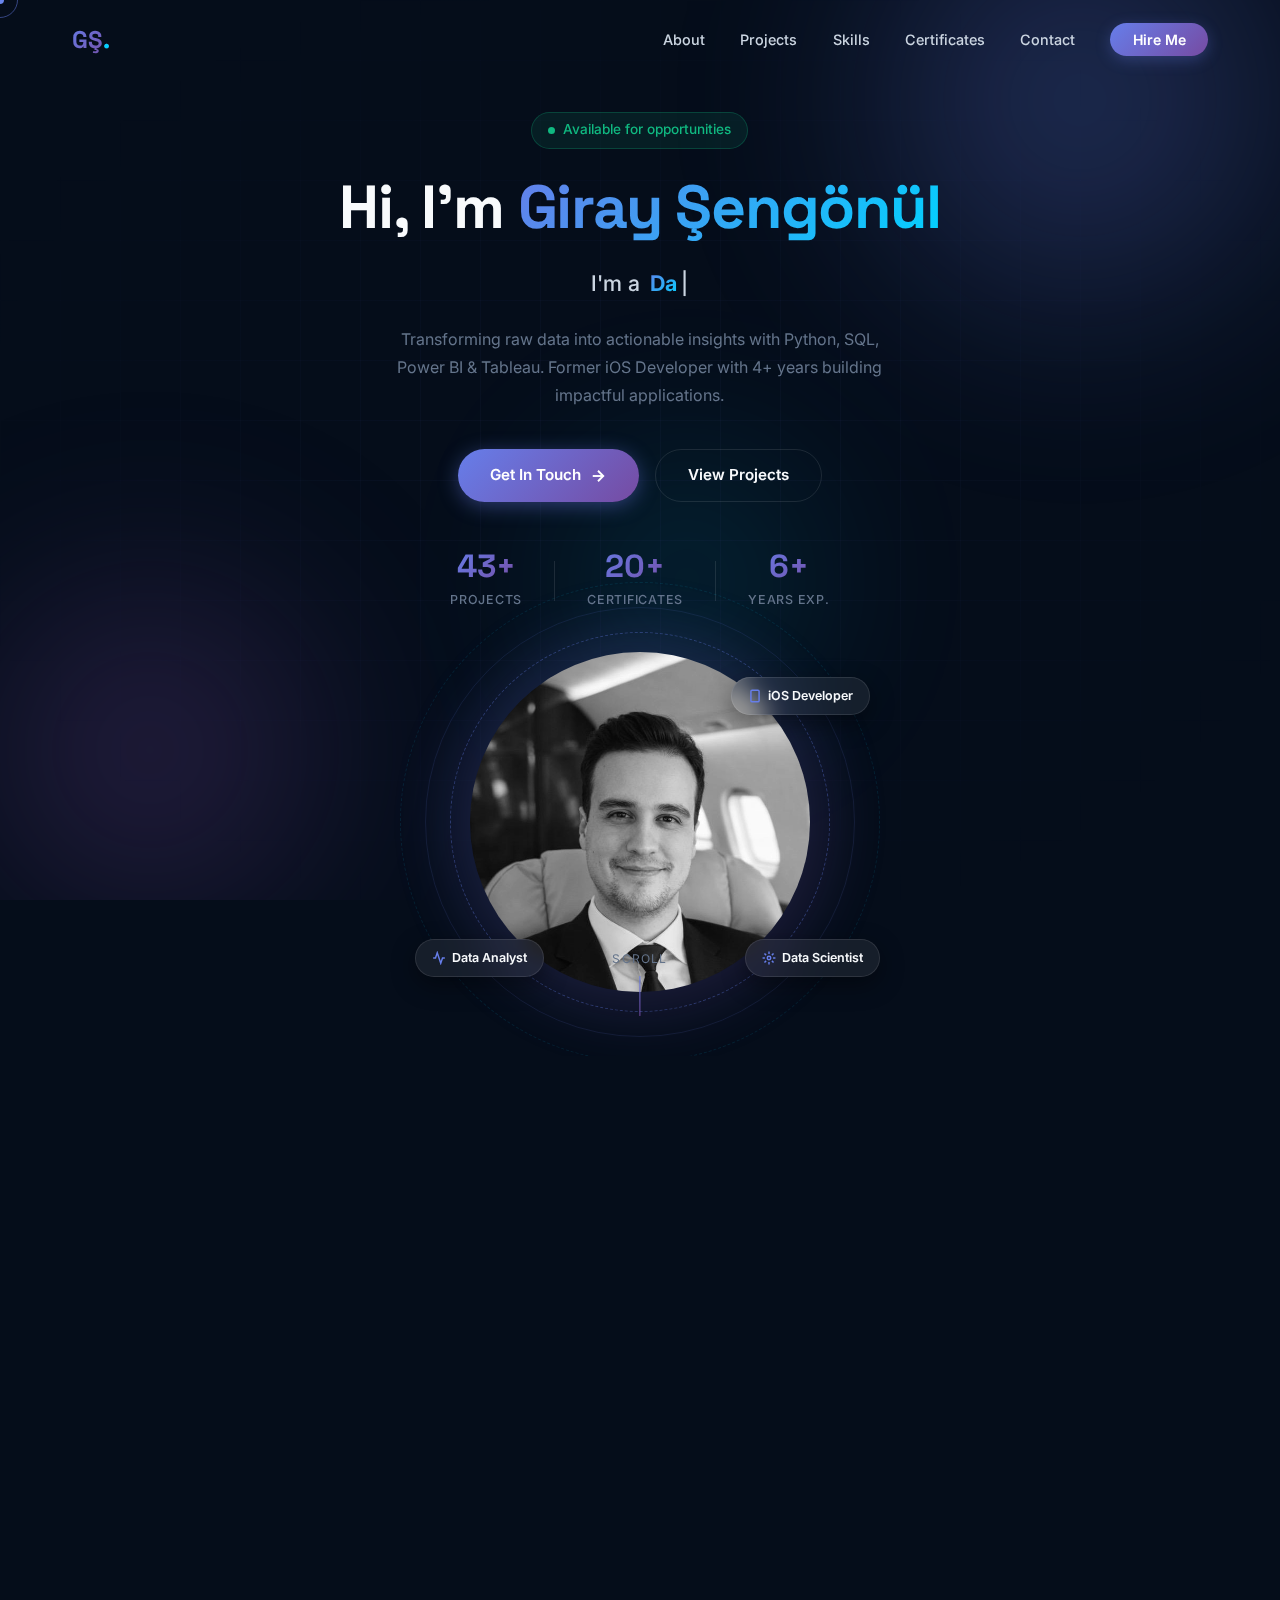
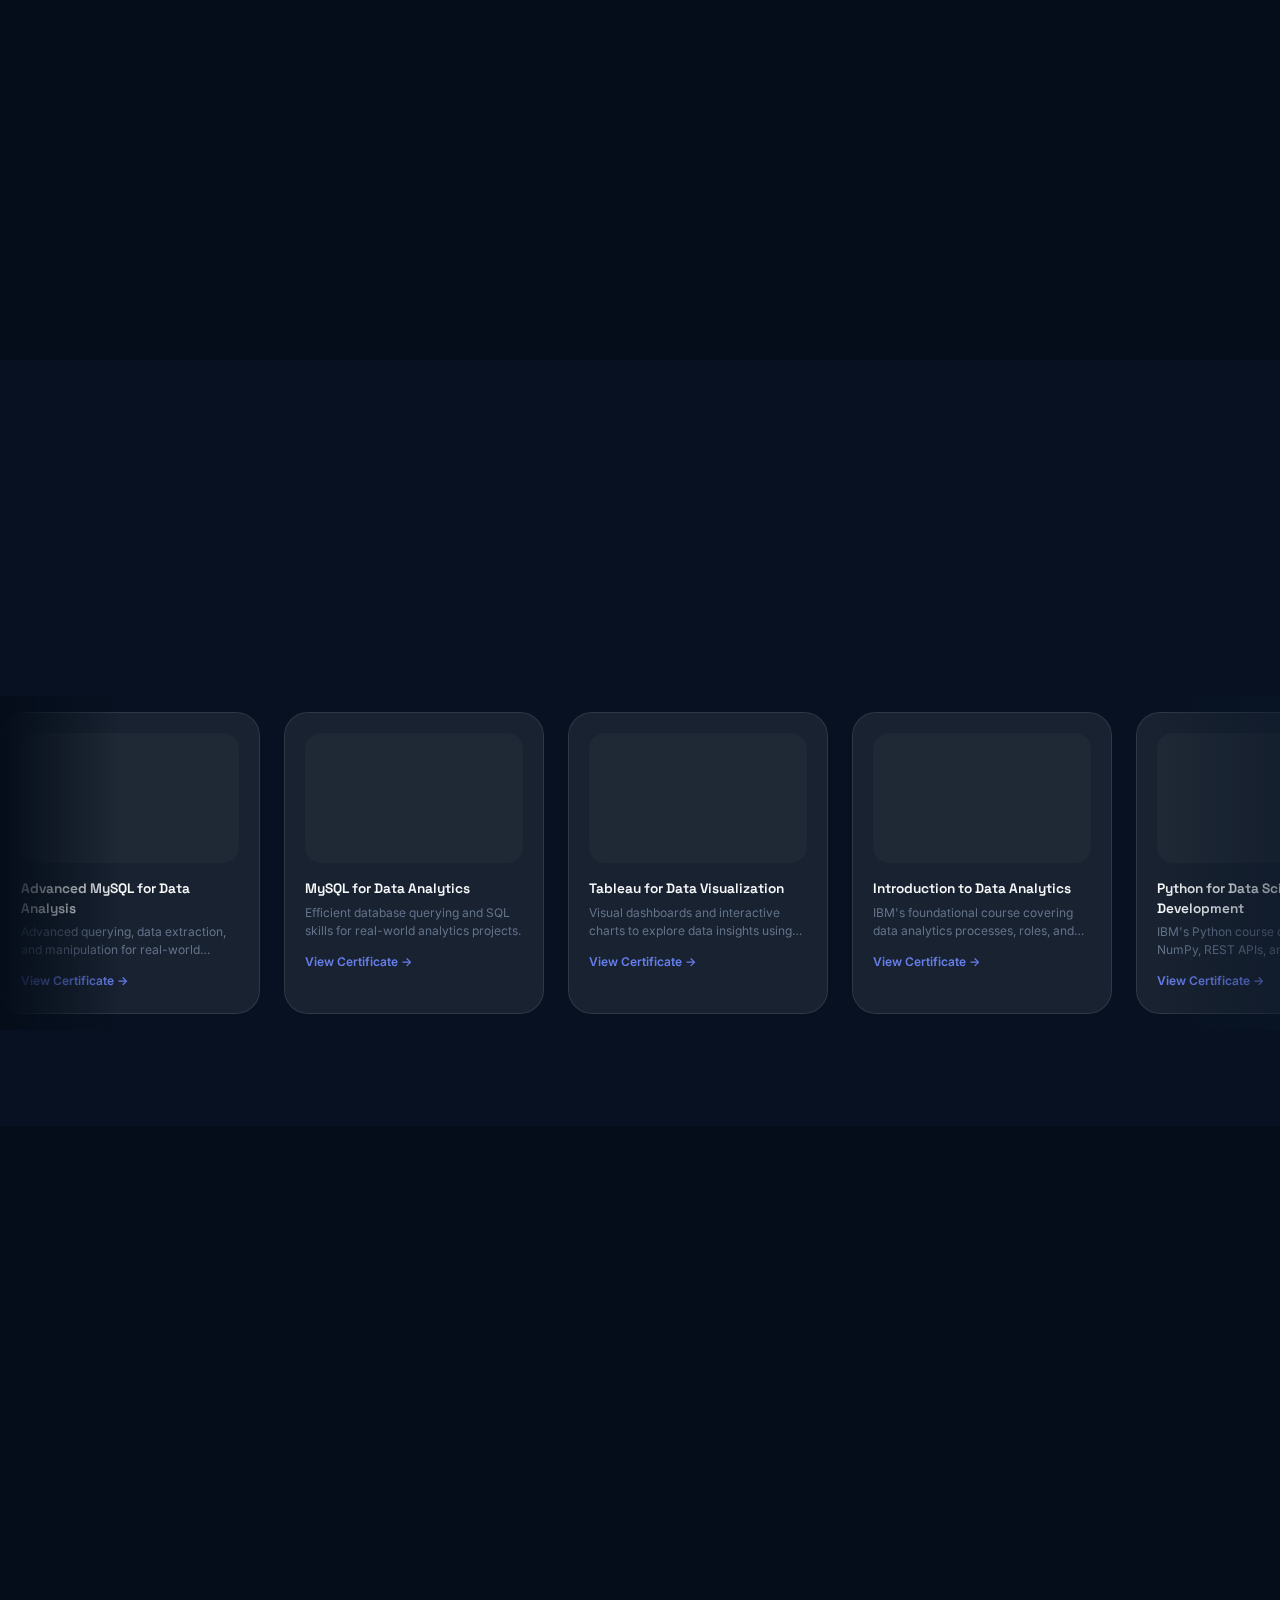
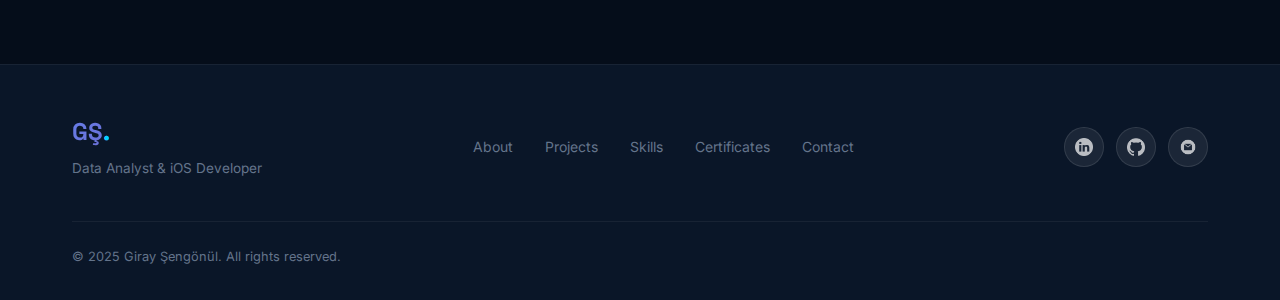
<file: index.html>
<!DOCTYPE html>
<html lang="en">
  <head>
    <meta charset="UTF-8" />
    <meta http-equiv="X-UA-Compatible" content="IE=edge" />
    <meta name="viewport" content="width=device-width, initial-scale=1.0" />
    <meta name="description" content="Giray Şengönül — Data Analyst & Data Scientist. Expert in Python, SQL, Power BI, Tableau, and iOS Development. 43+ projects, 20+ certifications." />
    <meta name="keywords" content="data analyst, data scientist, python, SQL, power bi, tableau, iOS developer, portfolio, giray sengonul" />
    <meta property="og:title" content="Giray Şengönül | Data Analyst & Data Scientist" />
    <meta property="og:description" content="Transforming raw data into actionable insights. 43+ projects across data analytics and iOS development." />
    <title>Giray Şengönül | Data Analyst &amp; Data Scientist</title>

    <!-- Favicon -->
    <link rel="icon" type="image/png" href="./assets/rocket-lunch.png" />

    <!-- Google Fonts -->
    <link rel="preconnect" href="https://fonts.googleapis.com" />
    <link rel="preconnect" href="https://fonts.gstatic.com" crossorigin />
    <link href="https://fonts.googleapis.com/css2?family=Space+Grotesk:wght@400;500;600;700;800&family=Inter:wght@300;400;500;600&display=swap" rel="stylesheet" />

    <!-- Stylesheets -->
    <link rel="stylesheet" href="./css/variables.css" />
    <link rel="stylesheet" href="./css/base.css" />
    <link rel="stylesheet" href="./css/animations.css" />
    <link rel="stylesheet" href="./css/components.css" />
    <link rel="stylesheet" href="./css/sections.css" />
    <link rel="stylesheet" href="./css/responsive.css" />
  </head>
  <body>

    <!-- ===================== LOADING SCREEN ===================== -->
    <div id="loader" class="loader">
      <div class="loader-inner">
        <div class="loader-logo">Giray Şengönül</div>
        <div class="loader-bar">
          <div class="loader-progress"></div>
        </div>
      </div>
    </div>

    <!-- ===================== CUSTOM CURSOR ===================== -->
    <div id="cursor" class="cursor"></div>
    <div id="cursor-ring" class="cursor-ring"></div>

    <!-- ===================== NAVIGATION ===================== -->
    <nav id="navbar" class="navbar">
      <div class="nav-container">
        <a href="#hero" class="nav-logo">GŞ<span class="logo-dot">.</span></a>
        <ul class="nav-links">
          <li><a href="#about" class="nav-link">About</a></li>
          <li><a href="#projects" class="nav-link">Projects</a></li>
          <li><a href="#skills" class="nav-link">Skills</a></li>
          <li><a href="#certificates" class="nav-link">Certificates</a></li>
          <li><a href="#contact" class="nav-link">Contact</a></li>
          <li><a href="#contact" class="btn-hire">Hire Me</a></li>
        </ul>
        <button class="hamburger" id="hamburger" aria-label="Toggle navigation">
          <span></span>
          <span></span>
          <span></span>
        </button>
      </div>
    </nav>

    <!-- ===================== MOBILE MENU ===================== -->
    <div class="mobile-menu" id="mobileMenu" role="dialog" aria-label="Navigation menu">
      <button class="mobile-close" id="mobileClose" aria-label="Close menu">✕</button>
      <ul class="mobile-links">
        <li><a href="#about">About</a></li>
        <li><a href="#projects">Projects</a></li>
        <li><a href="#skills">Skills</a></li>
        <li><a href="#certificates">Certificates</a></li>
        <li><a href="#contact">Contact</a></li>
      </ul>
      <div class="mobile-social">
        <a href="https://www.linkedin.com/in/giray-sengonul-168420318/" target="_blank" rel="noopener noreferrer">LinkedIn</a>
        <a href="https://github.com/giraysengonul" target="_blank" rel="noopener noreferrer">GitHub</a>
      </div>
    </div>

    <!-- ===================== HERO SECTION ===================== -->
    <div style="position:relative; overflow:hidden;">
      <div class="hero-bg" aria-hidden="true">
        <div class="orb orb-1"></div>
        <div class="orb orb-2"></div>
        <div class="orb orb-3"></div>
        <div class="grid-overlay"></div>
      </div>

      <section id="hero" class="hero-section" aria-label="Introduction">
        <div class="hero-content">
          <div class="hero-badge">
            <span class="badge-dot"></span>
            Available for opportunities
          </div>

          <h1 class="hero-title">
            Hi, I'm <span class="gradient-text">Giray Şengönül</span>
          </h1>

          <div class="hero-subtitle" aria-live="polite">
            <span class="typing-prefix">I'm a&nbsp;</span>
            <span id="typing-text" class="typing-text"></span>
            <span class="typing-cursor" aria-hidden="true">|</span>
          </div>

          <p class="hero-description">
            Transforming raw data into actionable insights with Python, SQL,
            Power BI &amp; Tableau. Former iOS Developer with 4+ years building
            impactful applications.
          </p>

          <div class="hero-cta">
            <a href="#contact" class="btn btn-primary">
              Get In Touch
              <svg width="18" height="18" viewBox="0 0 24 24" fill="none" stroke="currentColor" stroke-width="2.5" aria-hidden="true">
                <line x1="5" y1="12" x2="19" y2="12"></line>
                <polyline points="12 5 19 12 12 19"></polyline>
              </svg>
            </a>
            <a href="#projects" class="btn btn-outline">View Projects</a>
          </div>

          <div class="hero-stats" aria-label="Statistics">
            <div class="stat-item">
              <span class="stat-number" data-target="43">0</span>
              <span class="stat-label">Projects</span>
            </div>
            <div class="stat-divider" aria-hidden="true"></div>
            <div class="stat-item">
              <span class="stat-number" data-target="20">0</span>
              <span class="stat-label">Certificates</span>
            </div>
            <div class="stat-divider" aria-hidden="true"></div>
            <div class="stat-item">
              <span class="stat-number" data-target="6">0</span>
              <span class="stat-label">Years Exp.</span>
            </div>
          </div>
        </div>

        <div class="hero-image-wrapper" aria-hidden="true">
          <div class="hero-image-glow"></div>
          <div class="hero-image-ring ring-1"></div>
          <div class="hero-image-ring ring-2"></div>
          <div class="hero-image-ring ring-3"></div>
          <img
            src="./assets/profile-pic.png"
            alt="Giray Şengönül — Data Analyst, Data Scientist &amp; iOS Developer"
            class="hero-image"
          />
          <div class="floating-badge badge-data">
            <svg width="14" height="14" viewBox="0 0 24 24" fill="none" stroke="currentColor" stroke-width="2.5" aria-hidden="true">
              <polyline points="22 12 18 12 15 21 9 3 6 12 2 12"></polyline>
            </svg>
            Data Analyst
          </div>
          <div class="floating-badge badge-ios">
            <svg width="14" height="14" viewBox="0 0 24 24" fill="none" stroke="currentColor" stroke-width="2.5" aria-hidden="true">
              <rect x="5" y="2" width="14" height="20" rx="2" ry="2"></rect>
              <line x1="12" y1="18" x2="12.01" y2="18"></line>
            </svg>
            iOS Developer
          </div>
          <div class="floating-badge badge-ds">
            <svg width="14" height="14" viewBox="0 0 24 24" fill="none" stroke="currentColor" stroke-width="2.5" aria-hidden="true">
              <circle cx="12" cy="12" r="3"></circle>
              <path d="M12 1v4M12 19v4M4.22 4.22l2.83 2.83M16.95 16.95l2.83 2.83M1 12h4M19 12h4M4.22 19.78l2.83-2.83M16.95 7.05l2.83-2.83"></path>
            </svg>
            Data Scientist
          </div>
        </div>

        <div class="scroll-indicator" aria-hidden="true">
          <span>Scroll</span>
          <div class="scroll-line"></div>
        </div>
      </section>
    </div>

    <!-- ===================== ABOUT SECTION ===================== -->
    <section id="about" class="section about-section" aria-label="About Me">
      <div class="container">
        <div class="section-header reveal">
          <span class="section-tag">About Me</span>
          <h2 class="section-title">Who I Am &amp; What I Do</h2>
          <p class="section-subtitle">
            Bridging the gap between complex data and meaningful business insights
          </p>
        </div>

        <div class="about-grid">
          <div class="about-card reveal reveal-left">
            <div class="card-icon">
              <img src="./assets/experience.png" alt="" />
            </div>
            <h3>Experience</h3>
            <p class="card-highlight">2+ Years Data Analytics</p>
            <p class="card-highlight">4+ Years iOS Development</p>
            <p class="card-text">
              Professional experience transforming complex datasets into clear,
              actionable insights and building robust mobile applications.
            </p>
          </div>

          <div class="about-card reveal">
            <div class="card-icon">
              <img src="./assets/education.png" alt="" />
            </div>
            <h3>Education</h3>
            <p class="card-highlight">B.Sc. Computer Engineering</p>
            <p class="card-highlight">Fırat University, 2020</p>
            <p class="card-text">
              Strong computer science foundation underpinning both data analysis
              expertise and software development skills.
            </p>
          </div>

          <div class="about-card reveal reveal-right">
            <div class="card-icon about-bio-icon">GŞ</div>
            <h3>About</h3>
            <p class="card-text">
              Passionate Data Analyst &amp; Scientist with expertise in SQL,
              Python (Pandas, NumPy), Power BI and Tableau. Background includes
              ETL processes, cloud platforms (Azure &amp; AWS), and 4+ years of
              iOS development with Swift and SwiftUI.
            </p>
          </div>
        </div>
      </div>
    </section>

    <!-- ===================== PROJECTS SECTION ===================== -->
    <section id="projects" class="section projects-section" aria-label="Projects">
      <div class="container">
        <div class="section-header reveal">
          <span class="section-tag">Portfolio</span>
          <h2 class="section-title">Featured Projects</h2>
          <p class="section-subtitle">
            43+ projects spanning data analytics, visualization, and mobile development
          </p>
        </div>

        <div class="projects-grid reveal">
          <a href="./pages/tableau.html" class="project-category-card">
            <div class="pcc-icon" aria-hidden="true">
              <svg width="28" height="28" viewBox="0 0 24 24" fill="none" stroke="currentColor" stroke-width="1.8">
                <rect x="3" y="3" width="7" height="7"></rect><rect x="14" y="3" width="7" height="7"></rect>
                <rect x="14" y="14" width="7" height="7"></rect><rect x="3" y="14" width="7" height="7"></rect>
              </svg>
            </div>
            <div class="pcc-content">
              <h3>Tableau</h3>
              <p>8 Projects</p>
            </div>
            <span class="pcc-arrow" aria-hidden="true">→</span>
          </a>

          <a href="./pages/powerbi.html" class="project-category-card">
            <div class="pcc-icon" aria-hidden="true">
              <svg width="28" height="28" viewBox="0 0 24 24" fill="none" stroke="currentColor" stroke-width="1.8">
                <polyline points="22 12 18 12 15 21 9 3 6 12 2 12"></polyline>
              </svg>
            </div>
            <div class="pcc-content">
              <h3>Power BI</h3>
              <p>9 Projects</p>
            </div>
            <span class="pcc-arrow" aria-hidden="true">→</span>
          </a>

          <a href="./pages/pandas.html" class="project-category-card">
            <div class="pcc-icon" aria-hidden="true">
              <svg width="28" height="28" viewBox="0 0 24 24" fill="none" stroke="currentColor" stroke-width="1.8">
                <path d="M12 2v20M2 12h20"/><circle cx="12" cy="12" r="4"></circle>
              </svg>
            </div>
            <div class="pcc-content">
              <h3>Pandas</h3>
              <p>7 Projects</p>
            </div>
            <span class="pcc-arrow" aria-hidden="true">→</span>
          </a>

          <a href="./pages/sql.html" class="project-category-card">
            <div class="pcc-icon" aria-hidden="true">
              <svg width="28" height="28" viewBox="0 0 24 24" fill="none" stroke="currentColor" stroke-width="1.8">
                <ellipse cx="12" cy="5" rx="9" ry="3"></ellipse>
                <path d="M21 12c0 1.66-4 3-9 3s-9-1.34-9-3"></path>
                <path d="M3 5v14c0 1.66 4 3 9 3s9-1.34 9-3V5"></path>
              </svg>
            </div>
            <div class="pcc-content">
              <h3>SQL</h3>
              <p>5 Projects</p>
            </div>
            <span class="pcc-arrow" aria-hidden="true">→</span>
          </a>

          <a href="./pages/excel.html" class="project-category-card">
            <div class="pcc-icon" aria-hidden="true">
              <svg width="28" height="28" viewBox="0 0 24 24" fill="none" stroke="currentColor" stroke-width="1.8">
                <path d="M14 2H6a2 2 0 0 0-2 2v16a2 2 0 0 0 2 2h12a2 2 0 0 0 2-2V8z"></path>
                <polyline points="14 2 14 8 20 8"></polyline>
                <line x1="16" y1="13" x2="8" y2="13"></line><line x1="16" y1="17" x2="8" y2="17"></line>
              </svg>
            </div>
            <div class="pcc-content">
              <h3>Excel</h3>
              <p>8 Projects</p>
            </div>
            <span class="pcc-arrow" aria-hidden="true">→</span>
          </a>

          <a href="./pages/python.html" class="project-category-card">
            <div class="pcc-icon" aria-hidden="true">
              <svg width="28" height="28" viewBox="0 0 24 24" fill="none" stroke="currentColor" stroke-width="1.8">
                <polyline points="16 18 22 12 16 6"></polyline><polyline points="8 6 2 12 8 18"></polyline>
              </svg>
            </div>
            <div class="pcc-content">
              <h3>Python</h3>
              <p>2 Projects</p>
            </div>
            <span class="pcc-arrow" aria-hidden="true">→</span>
          </a>

          <a href="https://apps.apple.com/tr/developer/giray-sengonul/id1658040033" target="_blank" rel="noopener noreferrer" class="project-category-card">
            <div class="pcc-icon" aria-hidden="true">
              <svg width="28" height="28" viewBox="0 0 24 24" fill="none" stroke="currentColor" stroke-width="1.8">
                <rect x="5" y="2" width="14" height="20" rx="2" ry="2"></rect>
                <line x1="12" y1="18" x2="12.01" y2="18"></line>
              </svg>
            </div>
            <div class="pcc-content">
              <h3>iOS Apps</h3>
              <p>App Store</p>
            </div>
            <span class="pcc-arrow" aria-hidden="true">↗</span>
          </a>

          <a href="https://www.udemy.com/user/hakki-194/" target="_blank" rel="noopener noreferrer" class="project-category-card">
            <div class="pcc-icon" aria-hidden="true">
              <svg width="28" height="28" viewBox="0 0 24 24" fill="none" stroke="currentColor" stroke-width="1.8">
                <path d="M22 10v6M2 10l10-5 10 5-10 5z"></path>
                <path d="M6 12v5c3 3 9 3 12 0v-5"></path>
              </svg>
            </div>
            <div class="pcc-content">
              <h3>iOS Training</h3>
              <p>Udemy Courses</p>
            </div>
            <span class="pcc-arrow" aria-hidden="true">↗</span>
          </a>
        </div>
      </div>
    </section>

    <!-- ===================== SKILLS SECTION ===================== -->
    <section id="skills" class="section skills-section" aria-label="Skills">
      <div class="container">
        <div class="section-header reveal">
          <span class="section-tag">Expertise</span>
          <h2 class="section-title">Skills &amp; Technologies</h2>
          <p class="section-subtitle">
            A versatile skill set spanning data analytics, visualization, and mobile development
          </p>
        </div>

        <div class="skills-grid">
          <div class="skills-column reveal reveal-left">
            <h3 class="skills-column-title">
              <span class="title-icon" aria-hidden="true">📊</span>
              Data Analytics &amp; Visualization
            </h3>
            <div class="skill-items">
              <div class="skill-item">
                <div class="skill-info">
                  <span class="skill-name">SQL (Advanced)</span>
                  <span class="skill-percent">95%</span>
                </div>
                <div class="skill-bar"><div class="skill-fill" data-width="95"></div></div>
              </div>
              <div class="skill-item">
                <div class="skill-info">
                  <span class="skill-name">Python — Pandas, NumPy</span>
                  <span class="skill-percent">90%</span>
                </div>
                <div class="skill-bar"><div class="skill-fill" data-width="90"></div></div>
              </div>
              <div class="skill-item">
                <div class="skill-info">
                  <span class="skill-name">Power BI</span>
                  <span class="skill-percent">90%</span>
                </div>
                <div class="skill-bar"><div class="skill-fill" data-width="90"></div></div>
              </div>
              <div class="skill-item">
                <div class="skill-info">
                  <span class="skill-name">Tableau</span>
                  <span class="skill-percent">88%</span>
                </div>
                <div class="skill-bar"><div class="skill-fill" data-width="88"></div></div>
              </div>
              <div class="skill-item">
                <div class="skill-info">
                  <span class="skill-name">Excel (Advanced + VBA)</span>
                  <span class="skill-percent">92%</span>
                </div>
                <div class="skill-bar"><div class="skill-fill" data-width="92"></div></div>
              </div>
              <div class="skill-item">
                <div class="skill-info">
                  <span class="skill-name">ETL &amp; Apache Airflow</span>
                  <span class="skill-percent">80%</span>
                </div>
                <div class="skill-bar"><div class="skill-fill" data-width="80"></div></div>
              </div>
              <div class="skill-item">
                <div class="skill-info">
                  <span class="skill-name">Azure &amp; AWS</span>
                  <span class="skill-percent">75%</span>
                </div>
                <div class="skill-bar"><div class="skill-fill" data-width="75"></div></div>
              </div>
            </div>
          </div>

          <div class="skills-column reveal reveal-right">
            <h3 class="skills-column-title">
              <span class="title-icon" aria-hidden="true">📱</span>
              iOS App Development
            </h3>
            <div class="skill-items">
              <div class="skill-item">
                <div class="skill-info">
                  <span class="skill-name">Swift &amp; SwiftUI</span>
                  <span class="skill-percent">93%</span>
                </div>
                <div class="skill-bar"><div class="skill-fill" data-width="93"></div></div>
              </div>
              <div class="skill-item">
                <div class="skill-info">
                  <span class="skill-name">MVVM &amp; VIPER Patterns</span>
                  <span class="skill-percent">88%</span>
                </div>
                <div class="skill-bar"><div class="skill-fill" data-width="88"></div></div>
              </div>
              <div class="skill-item">
                <div class="skill-info">
                  <span class="skill-name">Core Data &amp; Networking</span>
                  <span class="skill-percent">85%</span>
                </div>
                <div class="skill-bar"><div class="skill-fill" data-width="85"></div></div>
              </div>
              <div class="skill-item">
                <div class="skill-info">
                  <span class="skill-name">CI/CD &amp; App Store</span>
                  <span class="skill-percent">82%</span>
                </div>
                <div class="skill-bar"><div class="skill-fill" data-width="82"></div></div>
              </div>
              <div class="skill-item">
                <div class="skill-info">
                  <span class="skill-name">Unit &amp; UI Testing</span>
                  <span class="skill-percent">80%</span>
                </div>
                <div class="skill-bar"><div class="skill-fill" data-width="80"></div></div>
              </div>
            </div>
            <div class="tech-tags" aria-label="Technologies">
              <span class="tech-tag">Python</span>
              <span class="tech-tag">SQL</span>
              <span class="tech-tag">Power BI</span>
              <span class="tech-tag">Tableau</span>
              <span class="tech-tag">Excel</span>
              <span class="tech-tag">Swift</span>
              <span class="tech-tag">SwiftUI</span>
              <span class="tech-tag">Azure</span>
              <span class="tech-tag">AWS</span>
              <span class="tech-tag">Git</span>
              <span class="tech-tag">Pandas</span>
            </div>
          </div>
        </div>
      </div>
    </section>

    <!-- ===================== CERTIFICATES SECTION ===================== -->
    <section id="certificates" class="section certificates-section" aria-label="Certificates">
      <div class="container">
        <div class="section-header reveal">
          <span class="section-tag">Credentials</span>
          <h2 class="section-title">Certificates</h2>
          <p class="section-subtitle">
            19+ professional certifications from IBM, Google, Coursera, UC Davis &amp; Analyst Builder
          </p>
        </div>
      </div>
      <div class="certificates-track-wrapper" aria-label="Certificates carousel">
        <div id="certificatesTrack" class="certificates-track">
          <!-- Populated by js/main.js -->
        </div>
      </div>
    </section>

    <!-- ===================== CONTACT SECTION ===================== -->
    <section id="contact" class="section contact-section" aria-label="Contact">
      <div class="container">
        <div class="section-header reveal">
          <span class="section-tag">Contact</span>
          <h2 class="section-title">Let's Work Together</h2>
          <p class="section-subtitle">
            Open to new opportunities, collaborations, and interesting projects
          </p>
        </div>

        <div class="contact-grid reveal">
          <a href="mailto:giraysengonul@gmail.com" class="contact-card">
            <div class="contact-icon">
              <img src="./assets/email.png" alt="" />
            </div>
            <div class="contact-info">
              <h4>Email</h4>
              <p>giraysengonul@gmail.com</p>
            </div>
            <span class="contact-arrow" aria-hidden="true">→</span>
          </a>

          <a href="https://www.linkedin.com/in/giray-sengonul-168420318/" target="_blank" rel="noopener noreferrer" class="contact-card">
            <div class="contact-icon">
              <img src="./assets/linkedin.png" alt="" />
            </div>
            <div class="contact-info">
              <h4>LinkedIn</h4>
              <p>giray-sengonul</p>
            </div>
            <span class="contact-arrow" aria-hidden="true">→</span>
          </a>

          <a href="https://github.com/giraysengonul" target="_blank" rel="noopener noreferrer" class="contact-card">
            <div class="contact-icon">
              <img src="./assets/github.png" alt="" />
            </div>
            <div class="contact-info">
              <h4>GitHub</h4>
              <p>giraysengonul</p>
            </div>
            <span class="contact-arrow" aria-hidden="true">→</span>
          </a>
        </div>
      </div>
    </section>

    <!-- ===================== FOOTER ===================== -->
    <footer class="footer" aria-label="Footer">
      <div class="container">
        <div class="footer-content">
          <div class="footer-brand">
            <span class="footer-logo">GŞ<span class="logo-dot">.</span></span>
            <p>Data Analyst &amp; iOS Developer</p>
          </div>
          <nav class="footer-links" aria-label="Footer navigation">
            <a href="#about">About</a>
            <a href="#projects">Projects</a>
            <a href="#skills">Skills</a>
            <a href="#certificates">Certificates</a>
            <a href="#contact">Contact</a>
          </nav>
          <div class="footer-social">
            <a href="https://www.linkedin.com/in/giray-sengonul-168420318/" target="_blank" rel="noopener noreferrer" class="social-link" aria-label="LinkedIn">
              <img src="./assets/linkedin.png" alt="LinkedIn" />
            </a>
            <a href="https://github.com/giraysengonul" target="_blank" rel="noopener noreferrer" class="social-link" aria-label="GitHub">
              <img src="./assets/github.png" alt="GitHub" />
            </a>
            <a href="mailto:giraysengonul@gmail.com" class="social-link" aria-label="Email">
              <img src="./assets/email.png" alt="Email" />
            </a>
          </div>
        </div>
        <div class="footer-bottom">
          <p>© 2025 Giray Şengönül. All rights reserved.</p>
        </div>
      </div>
    </footer>

    <!-- ===================== BACK TO TOP ===================== -->
    <button id="backToTop" class="back-to-top" aria-label="Back to top">↑</button>

    <!-- ===================== SCRIPTS ===================== -->
    <script src="./projects.js"></script>
    <script src="./js/main.js"></script>
    <script src="./js/animations.js"></script>
  </body>
</html>
</file>
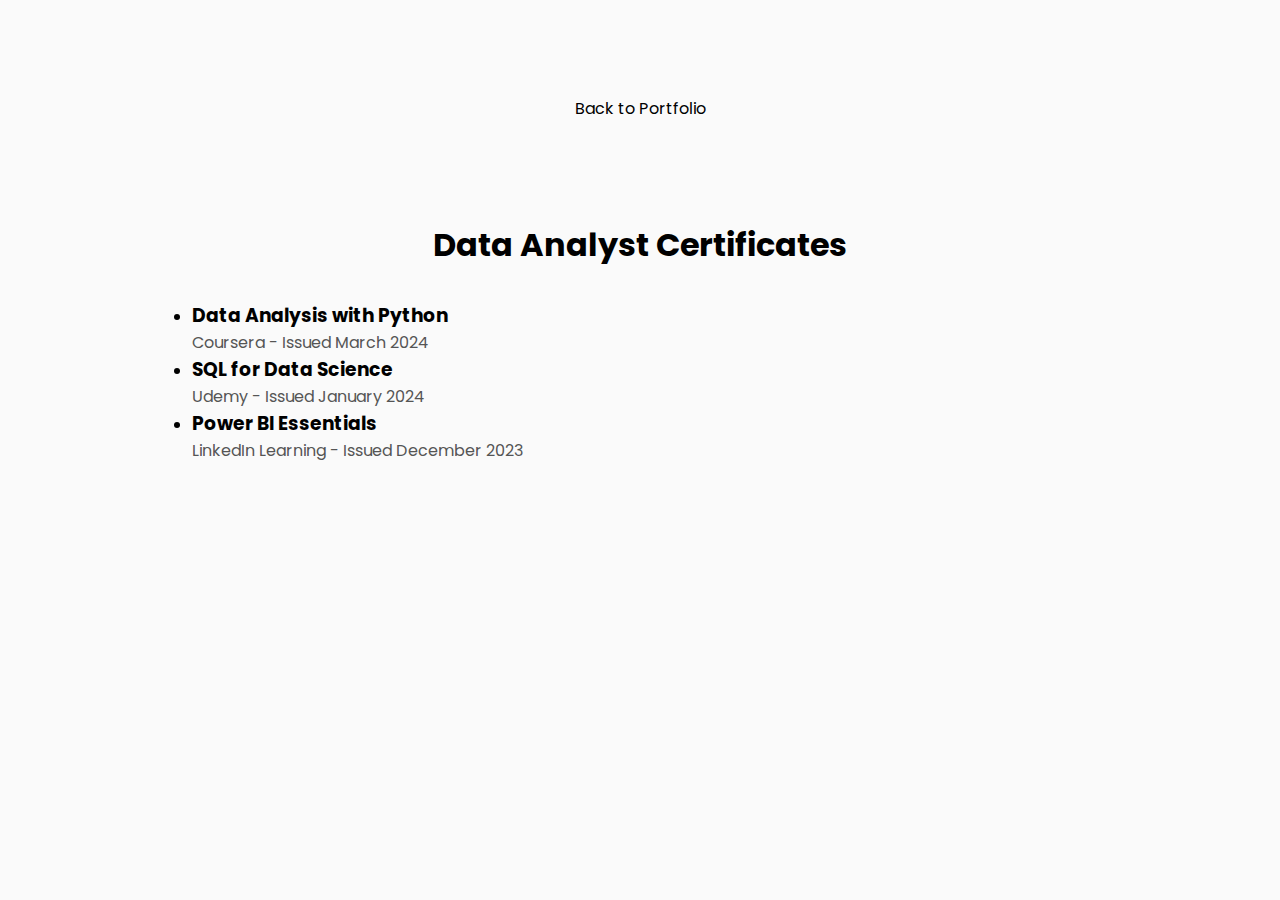
<file: certificates-data.html>
<!DOCTYPE html>
<html lang="en">
<head>
  <meta charset="UTF-8" />
  <meta name="viewport" content="width=device-width, initial-scale=1" />
  <title>Data Analyst Certificates - Giray Sengonul</title>
  <link rel="stylesheet" href="style.css" />
</head>
<body>
  <nav>
    <a href="index.html">Back to Portfolio</a>
  </nav>
  <section id="certificates-list">
    <h1>Data Analyst Certificates</h1>
    <ul>
      <li>
        <h3>Data Analysis with Python</h3>
        <p>Coursera - Issued March 2024</p>
      </li>
      <li>
        <h3>SQL for Data Science</h3>
        <p>Udemy - Issued January 2024</p>
      </li>
      <li>
        <h3>Power BI Essentials</h3>
        <p>LinkedIn Learning - Issued December 2023</p>
      </li>
    </ul>
  </section>
</body>
</html>
</file>
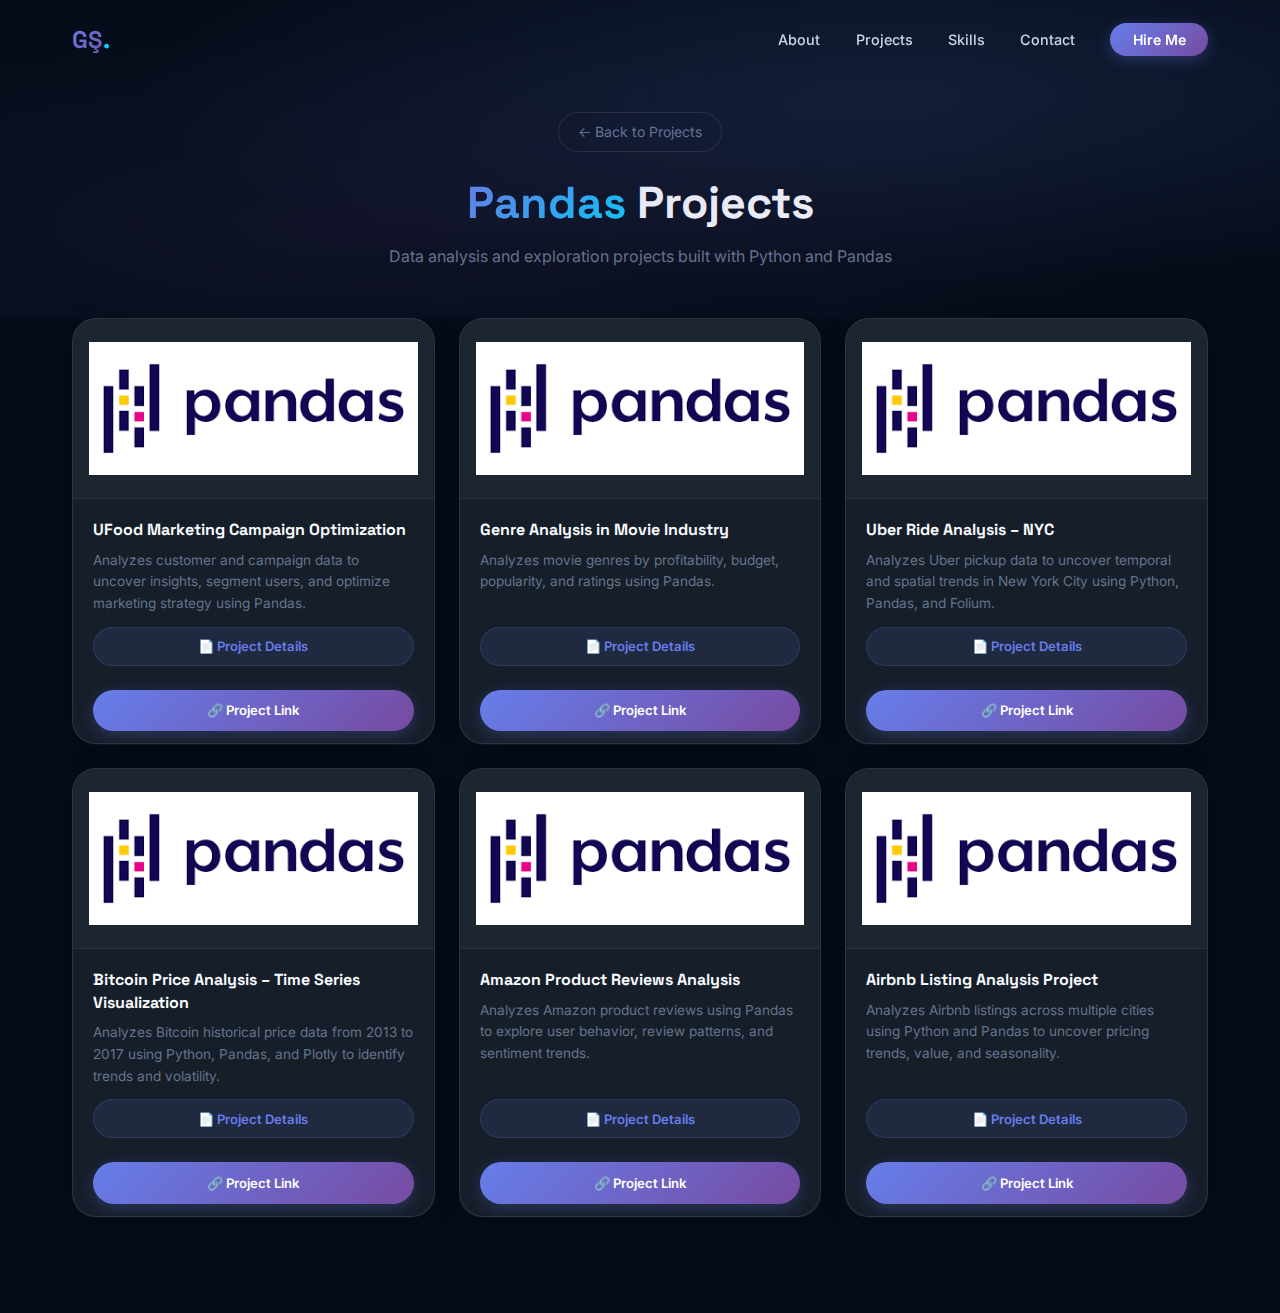
<file: pages/pandas.html>
<!DOCTYPE html>
<html lang="en">
  <head>
    <meta charset="UTF-8" />
    <meta name="viewport" content="width=device-width, initial-scale=1.0" />
    <title>Pandas Projects | Giray Şengönül</title>
    <link rel="icon" type="image/png" href="../assets/rocket-lunch.png" />
    <link rel="preconnect" href="https://fonts.googleapis.com" />
    <link rel="preconnect" href="https://fonts.gstatic.com" crossorigin />
    <link href="https://fonts.googleapis.com/css2?family=Space+Grotesk:wght@400;500;600;700;800&family=Inter:wght@300;400;500;600&display=swap" rel="stylesheet" />
    <link rel="stylesheet" href="../css/variables.css" />
    <link rel="stylesheet" href="../css/base.css" />
    <link rel="stylesheet" href="../css/animations.css" />
    <link rel="stylesheet" href="../css/components.css" />
    <link rel="stylesheet" href="../css/sections.css" />
    <link rel="stylesheet" href="../css/project-page.css" />
  </head>
  <body>

    <nav id="navbar" class="navbar">
      <div class="nav-container">
        <a href="../index.html" class="nav-logo">GŞ<span class="logo-dot">.</span></a>
        <ul class="nav-links">
          <li><a href="../index.html#about" class="nav-link">About</a></li>
          <li><a href="../index.html#projects" class="nav-link">Projects</a></li>
          <li><a href="../index.html#skills" class="nav-link">Skills</a></li>
          <li><a href="../index.html#contact" class="nav-link">Contact</a></li>
          <li><a href="../index.html#contact" class="btn-hire">Hire Me</a></li>
        </ul>
        <button class="hamburger" id="hamburger" aria-label="Toggle navigation">
          <span></span><span></span><span></span>
        </button>
      </div>
    </nav>

    <div class="mobile-menu" id="mobileMenu">
      <button class="mobile-close" id="mobileClose">✕</button>
      <ul class="mobile-links">
        <li><a href="../index.html#about">About</a></li>
        <li><a href="../index.html#projects">Projects</a></li>
        <li><a href="../index.html#skills">Skills</a></li>
        <li><a href="../index.html#contact">Contact</a></li>
      </ul>
    </div>

    <header class="page-header">
      <a href="../index.html#projects" class="back-btn">← Back to Projects</a>
      <h1 class="page-title"><span class="gradient-text">Pandas</span> Projects</h1>
      <p class="page-subtitle">Data analysis and exploration projects built with Python and Pandas</p>
    </header>

    <main class="projects-container">
      <div id="projectsWrapper"></div>
    </main>

    <div class="overlay" id="overlay" onclick="closePopup()"></div>
    <div id="popup" class="popup">
      <button class="popup-close" onclick="closePopup()" aria-label="Close">✕</button>
      <h3 id="popupTitle"></h3>
      <p id="popupDescription"></p>
      <ul id="popupList"></ul>
      <a id="popupLink" href="#" target="_blank" rel="noopener noreferrer" class="popup-link">View Project →</a>
    </div>

    <button id="backToTop" class="back-to-top" aria-label="Back to top">↑</button>

    <script src="../projects.js" defer></script>
    <script>
      window.onload = () => loadProjects('pandas');
    </script>
    <script>
      const nb = document.getElementById('navbar');
      window.addEventListener('scroll', () => nb.classList.toggle('scrolled', window.scrollY > 60));
      const hb = document.getElementById('hamburger');
      const mm = document.getElementById('mobileMenu');
      const mc = document.getElementById('mobileClose');
      if (hb) hb.addEventListener('click', () => mm.classList.add('open'));
      if (mc) mc.addEventListener('click', () => mm.classList.remove('open'));
      const btt = document.getElementById('backToTop');
      window.addEventListener('scroll', () => btt.classList.toggle('visible', window.scrollY > 400));
      btt.addEventListener('click', () => window.scrollTo({ top: 0, behavior: 'smooth' }));
    </script>
  </body>
</html>
</file>
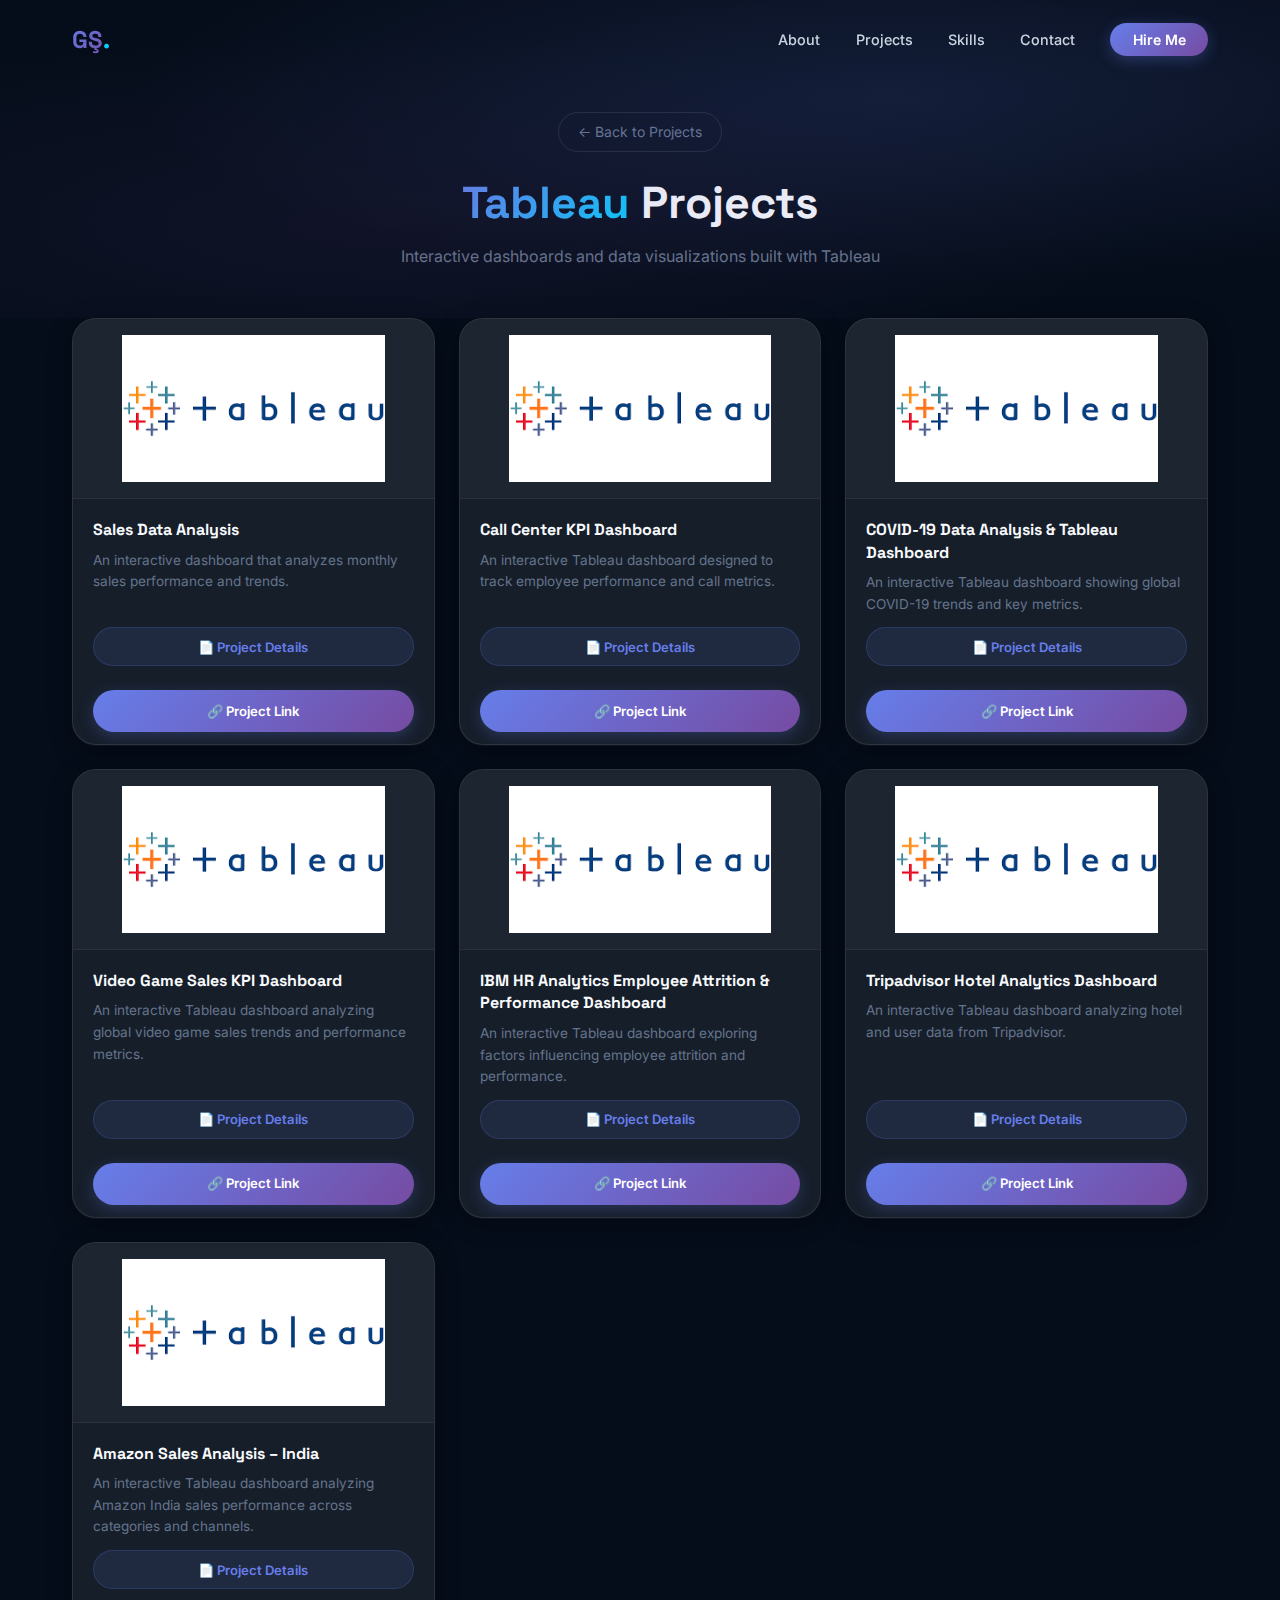
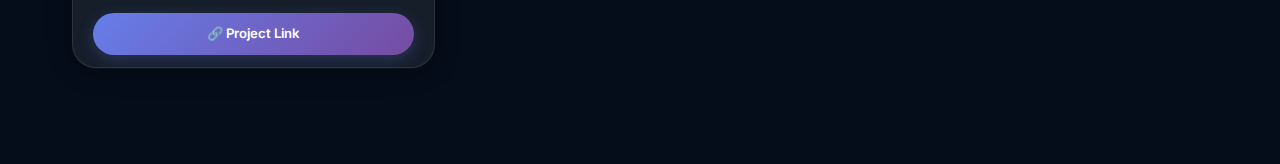
<file: pages/tableau.html>
<!DOCTYPE html>
<html lang="en">
  <head>
    <meta charset="UTF-8" />
    <meta name="viewport" content="width=device-width, initial-scale=1.0" />
    <title>Tableau Projects | Giray Şengönül</title>
    <link rel="icon" type="image/png" href="../assets/rocket-lunch.png" />
    <link rel="preconnect" href="https://fonts.googleapis.com" />
    <link rel="preconnect" href="https://fonts.gstatic.com" crossorigin />
    <link href="https://fonts.googleapis.com/css2?family=Space+Grotesk:wght@400;500;600;700;800&family=Inter:wght@300;400;500;600&display=swap" rel="stylesheet" />
    <link rel="stylesheet" href="../css/variables.css" />
    <link rel="stylesheet" href="../css/base.css" />
    <link rel="stylesheet" href="../css/animations.css" />
    <link rel="stylesheet" href="../css/components.css" />
    <link rel="stylesheet" href="../css/sections.css" />
    <link rel="stylesheet" href="../css/project-page.css" />
  </head>
  <body>

    <!-- Navigation -->
    <nav id="navbar" class="navbar">
      <div class="nav-container">
        <a href="../index.html" class="nav-logo">GŞ<span class="logo-dot">.</span></a>
        <ul class="nav-links">
          <li><a href="../index.html#about" class="nav-link">About</a></li>
          <li><a href="../index.html#projects" class="nav-link">Projects</a></li>
          <li><a href="../index.html#skills" class="nav-link">Skills</a></li>
          <li><a href="../index.html#contact" class="nav-link">Contact</a></li>
          <li><a href="../index.html#contact" class="btn-hire">Hire Me</a></li>
        </ul>
        <button class="hamburger" id="hamburger" aria-label="Toggle navigation">
          <span></span><span></span><span></span>
        </button>
      </div>
    </nav>

    <!-- Mobile Menu -->
    <div class="mobile-menu" id="mobileMenu">
      <button class="mobile-close" id="mobileClose">✕</button>
      <ul class="mobile-links">
        <li><a href="../index.html#about">About</a></li>
        <li><a href="../index.html#projects">Projects</a></li>
        <li><a href="../index.html#skills">Skills</a></li>
        <li><a href="../index.html#contact">Contact</a></li>
      </ul>
    </div>

    <!-- Page Header -->
    <header class="page-header">
      <a href="../index.html#projects" class="back-btn">
        ← Back to Projects
      </a>
      <h1 class="page-title">
        <span class="gradient-text">Tableau</span> Projects
      </h1>
      <p class="page-subtitle">Interactive dashboards and data visualizations built with Tableau</p>
    </header>

    <!-- Projects -->
    <main class="projects-container">
      <div id="projectsWrapper"></div>
    </main>

    <!-- Overlay & Popup -->
    <div class="overlay" id="overlay" onclick="closePopup()"></div>
    <div id="popup" class="popup">
      <button class="popup-close" onclick="closePopup()" aria-label="Close">✕</button>
      <h3 id="popupTitle"></h3>
      <p id="popupDescription"></p>
      <ul id="popupList"></ul>
      <a id="popupLink" href="#" target="_blank" rel="noopener noreferrer" class="popup-link">View Project →</a>
    </div>

    <button id="backToTop" class="back-to-top" aria-label="Back to top">↑</button>

    <script src="../projects.js" defer></script>
    <script>
      window.onload = () => loadProjects('tableau');
    </script>
    <script>
      // Navbar scroll
      const nb = document.getElementById('navbar');
      window.addEventListener('scroll', () => nb.classList.toggle('scrolled', window.scrollY > 60));
      // Mobile menu
      const hb = document.getElementById('hamburger');
      const mm = document.getElementById('mobileMenu');
      const mc = document.getElementById('mobileClose');
      if (hb) hb.addEventListener('click', () => mm.classList.add('open'));
      if (mc) mc.addEventListener('click', () => mm.classList.remove('open'));
      // Back to top
      const btt = document.getElementById('backToTop');
      window.addEventListener('scroll', () => btt.classList.toggle('visible', window.scrollY > 400));
      btt.addEventListener('click', () => window.scrollTo({ top: 0, behavior: 'smooth' }));
    </script>
  </body>
</html>
</file>
<file: css/variables.css>
:root {
  /* Background Colors */
  --bg-primary: #050d1a;
  --bg-secondary: #0a1628;
  --bg-card: rgba(255, 255, 255, 0.04);
  --bg-glass: rgba(255, 255, 255, 0.07);
  --border-glass: rgba(255, 255, 255, 0.1);
  --border-subtle: rgba(255, 255, 255, 0.06);

  /* Brand Colors */
  --color-primary: #667eea;
  --color-secondary: #764ba2;
  --color-accent: #00d2ff;
  --color-success: #10b981;

  /* Gradients */
  --gradient-primary: linear-gradient(135deg, #667eea 0%, #764ba2 100%);
  --gradient-accent: linear-gradient(135deg, #00d2ff 0%, #667eea 100%);
  --gradient-text: linear-gradient(135deg, #667eea 0%, #00d2ff 100%);
  --gradient-hero-bg: radial-gradient(ellipse at 70% 30%, rgba(102, 126, 234, 0.15) 0%, transparent 60%),
                      radial-gradient(ellipse at 30% 70%, rgba(118, 75, 162, 0.1) 0%, transparent 60%);

  /* Text Colors */
  --text-primary: #f8fafc;
  --text-secondary: #cbd5e1;
  --text-muted: #64748b;

  /* Typography */
  --font-heading: 'Space Grotesk', system-ui, sans-serif;
  --font-body: 'Inter', system-ui, sans-serif;

  /* Layout */
  --container-max: 1200px;
  --nav-height: 80px;

  /* Border Radius */
  --radius-sm: 8px;
  --radius-md: 16px;
  --radius-lg: 24px;
  --radius-xl: 32px;
  --radius-full: 9999px;

  /* Shadows */
  --shadow-sm: 0 2px 8px rgba(0, 0, 0, 0.3);
  --shadow-md: 0 8px 24px rgba(0, 0, 0, 0.4);
  --shadow-lg: 0 16px 48px rgba(0, 0, 0, 0.5);
  --shadow-glow: 0 0 40px rgba(102, 126, 234, 0.2);
  --shadow-glow-strong: 0 0 60px rgba(102, 126, 234, 0.35);
  --shadow-card: 0 4px 24px rgba(0, 0, 0, 0.3), 0 1px 0 rgba(255, 255, 255, 0.05);

  /* Transitions */
  --transition-fast: 0.15s ease;
  --transition-base: 0.3s cubic-bezier(0.4, 0, 0.2, 1);
  --transition-slow: 0.6s cubic-bezier(0.4, 0, 0.2, 1);
  --transition-spring: 0.5s cubic-bezier(0.34, 1.56, 0.64, 1);
}
</file>
<file: css/animations.css>
/* =============================================
   KEYFRAME ANIMATIONS
   ============================================= */

@keyframes loadProgress {
  from { width: 0%; }
  to { width: 100%; }
}

@keyframes fadeIn {
  from { opacity: 0; }
  to { opacity: 1; }
}

@keyframes fadeInUp {
  from { opacity: 0; transform: translateY(30px); }
  to { opacity: 1; transform: translateY(0); }
}

@keyframes pulse {
  0%, 100% { opacity: 1; transform: scale(1); }
  50% { opacity: 0.6; transform: scale(0.97); }
}

@keyframes blink {
  0%, 100% { opacity: 1; }
  50% { opacity: 0; }
}

@keyframes orbMove1 {
  0%, 100% { transform: translate(0, 0) scale(1); }
  25% { transform: translate(60px, -80px) scale(1.08); }
  50% { transform: translate(120px, 30px) scale(0.92); }
  75% { transform: translate(30px, 80px) scale(1.04); }
}

@keyframes orbMove2 {
  0%, 100% { transform: translate(0, 0) scale(1); }
  33% { transform: translate(-80px, 60px) scale(1.1); }
  66% { transform: translate(-40px, -100px) scale(0.9); }
}

@keyframes orbMove3 {
  0%, 100% { transform: translate(0, 0) scale(1); }
  50% { transform: translate(50px, 70px) scale(1.15); }
}

@keyframes ringRotate {
  from { transform: rotate(0deg); }
  to { transform: rotate(360deg); }
}

@keyframes ringRotateReverse {
  from { transform: rotate(0deg); }
  to { transform: rotate(-360deg); }
}

@keyframes badgeFloat1 {
  0%, 100% { transform: translateY(0px); }
  50% { transform: translateY(-10px); }
}

@keyframes badgeFloat2 {
  0%, 100% { transform: translateY(0px); }
  50% { transform: translateY(-8px); }
}

@keyframes scrollLine {
  0% { transform: scaleY(0); transform-origin: top; }
  45% { transform: scaleY(1); transform-origin: top; }
  55% { transform: scaleY(1); transform-origin: bottom; }
  100% { transform: scaleY(0); transform-origin: bottom; }
}

@keyframes slideInfinite {
  0% { transform: translateX(0); }
  100% { transform: translateX(-50%); }
}

@keyframes shimmer {
  0% { background-position: -200% center; }
  100% { background-position: 200% center; }
}

@keyframes heroImageFloat {
  0%, 100% { transform: translateY(0px); }
  50% { transform: translateY(-12px); }
}

@keyframes gradientShift {
  0% { background-position: 0% 50%; }
  50% { background-position: 100% 50%; }
  100% { background-position: 0% 50%; }
}

/* =============================================
   ANIMATION UTILITY CLASSES
   ============================================= */

.orb-1 { animation: orbMove1 22s ease-in-out infinite; }
.orb-2 { animation: orbMove2 28s ease-in-out infinite; }
.orb-3 { animation: orbMove3 18s ease-in-out infinite; }

.ring-1 { animation: ringRotate 20s linear infinite; }
.ring-2 { animation: ringRotateReverse 14s linear infinite; }
.ring-3 { animation: ringRotate 28s linear infinite; }

.typing-cursor { animation: blink 1s step-start infinite; }

.badge-data { animation: badgeFloat1 4s ease-in-out infinite; }
.badge-ios  { animation: badgeFloat2 4.8s ease-in-out infinite; }
.badge-ds   { animation: badgeFloat1 5.5s ease-in-out infinite 0.8s; }

.scroll-line { animation: scrollLine 2.2s ease-in-out infinite; }

.certificates-track { animation: slideInfinite 40s linear infinite; }
.certificates-track:hover { animation-play-state: paused; }
</file>
<file: css/components.css>
/* =============================================
   BUTTONS
   ============================================= */

.btn {
  display: inline-flex;
  align-items: center;
  gap: 0.5rem;
  padding: 0.85rem 2rem;
  border-radius: var(--radius-full);
  font-family: var(--font-body);
  font-size: 0.95rem;
  font-weight: 600;
  cursor: pointer;
  transition: var(--transition-base);
  border: none;
  text-decoration: none;
  white-space: nowrap;
}

.btn-primary {
  background: var(--gradient-primary);
  color: #fff;
  box-shadow: 0 4px 20px rgba(102, 126, 234, 0.4);
}

.btn-primary:hover {
  transform: translateY(-3px);
  box-shadow: 0 8px 30px rgba(102, 126, 234, 0.55);
}

.btn-outline {
  background: transparent;
  color: var(--text-primary);
  border: 1.5px solid var(--border-glass);
}

.btn-outline:hover {
  border-color: var(--color-primary);
  background: rgba(102, 126, 234, 0.08);
  transform: translateY(-3px);
}

/* =============================================
   SECTION HEADER
   ============================================= */

.section-header {
  text-align: center;
  margin-bottom: 4rem;
}

.section-tag {
  display: inline-block;
  padding: 0.35rem 1rem;
  background: rgba(102, 126, 234, 0.12);
  border: 1px solid rgba(102, 126, 234, 0.25);
  border-radius: var(--radius-full);
  font-size: 0.8rem;
  font-weight: 600;
  letter-spacing: 0.08em;
  text-transform: uppercase;
  color: var(--color-primary);
  margin-bottom: 1rem;
}

.section-title {
  font-size: clamp(1.8rem, 3.5vw, 2.8rem);
  font-weight: 700;
  margin-bottom: 1rem;
  line-height: 1.2;
}

.section-subtitle {
  font-size: 1.05rem;
  color: var(--text-muted);
  max-width: 520px;
  margin: 0 auto;
  line-height: 1.7;
}

/* =============================================
   GLASS CARD
   ============================================= */

.glass-card {
  background: var(--bg-glass);
  border: 1px solid var(--border-glass);
  border-radius: var(--radius-lg);
  backdrop-filter: blur(12px);
  -webkit-backdrop-filter: blur(12px);
  padding: 2rem;
  transition: var(--transition-base);
  box-shadow: var(--shadow-card);
}

.glass-card:hover {
  border-color: rgba(102, 126, 234, 0.3);
  box-shadow: var(--shadow-glow), var(--shadow-card);
  transform: translateY(-4px);
}

/* =============================================
   TECH TAGS
   ============================================= */

.tech-tags {
  display: flex;
  flex-wrap: wrap;
  gap: 0.6rem;
  margin-top: 2rem;
}

.tech-tag {
  padding: 0.35rem 0.9rem;
  background: rgba(102, 126, 234, 0.1);
  border: 1px solid rgba(102, 126, 234, 0.2);
  border-radius: var(--radius-full);
  font-size: 0.8rem;
  font-weight: 500;
  color: var(--color-primary);
  transition: var(--transition-base);
}

.tech-tag:hover {
  background: rgba(102, 126, 234, 0.2);
  border-color: rgba(102, 126, 234, 0.4);
}

/* =============================================
   HERO BADGE
   ============================================= */

.hero-badge {
  display: inline-flex;
  align-items: center;
  gap: 0.5rem;
  padding: 0.4rem 1rem;
  background: rgba(16, 185, 129, 0.1);
  border: 1px solid rgba(16, 185, 129, 0.25);
  border-radius: var(--radius-full);
  font-size: 0.85rem;
  font-weight: 500;
  color: var(--color-success);
  margin-bottom: 1.5rem;
}

.badge-dot {
  width: 7px;
  height: 7px;
  background: var(--color-success);
  border-radius: 50%;
  animation: pulse 2s ease infinite;
}

/* =============================================
   FLOATING BADGES (Hero Image)
   ============================================= */

.floating-badge {
  position: absolute;
  display: flex;
  align-items: center;
  gap: 0.4rem;
  padding: 0.5rem 1rem;
  background: var(--bg-glass);
  border: 1px solid var(--border-glass);
  border-radius: var(--radius-full);
  backdrop-filter: blur(12px);
  -webkit-backdrop-filter: blur(12px);
  font-size: 0.78rem;
  font-weight: 600;
  color: var(--text-primary);
  white-space: nowrap;
  box-shadow: var(--shadow-md);
  z-index: 10;
}

.floating-badge svg {
  color: var(--color-primary);
  flex-shrink: 0;
}
</file>
<file: css/sections.css>
/* =============================================
   NAVBAR
   ============================================= */

.navbar {
  position: fixed;
  top: 0;
  left: 0;
  right: 0;
  height: var(--nav-height);
  z-index: 1000;
  transition: var(--transition-base);
}

.navbar.scrolled {
  background: rgba(5, 13, 26, 0.88);
  backdrop-filter: blur(20px);
  -webkit-backdrop-filter: blur(20px);
  border-bottom: 1px solid var(--border-subtle);
  box-shadow: 0 4px 30px rgba(0, 0, 0, 0.3);
}

.nav-container {
  max-width: var(--container-max);
  margin: 0 auto;
  padding: 0 2rem;
  height: 100%;
  display: flex;
  align-items: center;
  justify-content: space-between;
}

.nav-logo {
  font-family: var(--font-heading);
  font-size: 1.5rem;
  font-weight: 700;
  background: var(--gradient-primary);
  -webkit-background-clip: text;
  -webkit-text-fill-color: transparent;
  background-clip: text;
  cursor: pointer;
}

.logo-dot {
  -webkit-text-fill-color: var(--color-accent);
  color: var(--color-accent);
}

.nav-links {
  display: flex;
  align-items: center;
  gap: 2.2rem;
}

.nav-link {
  font-size: 0.9rem;
  font-weight: 500;
  color: var(--text-secondary);
  position: relative;
  transition: color var(--transition-base);
}

.nav-link::after {
  content: '';
  position: absolute;
  bottom: -4px;
  left: 0;
  width: 0;
  height: 2px;
  background: var(--gradient-primary);
  transition: width var(--transition-base);
  border-radius: var(--radius-full);
}

.nav-link:hover { color: var(--text-primary); }
.nav-link:hover::after { width: 100%; }

.btn-hire {
  padding: 0.5rem 1.4rem;
  border-radius: var(--radius-full);
  background: var(--gradient-primary);
  color: white;
  font-weight: 600;
  font-size: 0.875rem;
  transition: var(--transition-base);
  box-shadow: 0 4px 15px rgba(102, 126, 234, 0.3);
  cursor: pointer;
}

.btn-hire:hover {
  transform: translateY(-2px);
  box-shadow: 0 8px 25px rgba(102, 126, 234, 0.5);
}

.hamburger {
  display: none;
  flex-direction: column;
  gap: 5px;
  padding: 8px;
  cursor: pointer;
  background: none;
  border: none;
}

.hamburger span {
  display: block;
  width: 22px;
  height: 2px;
  background: var(--text-primary);
  border-radius: 2px;
  transition: var(--transition-base);
}

/* =============================================
   MOBILE MENU
   ============================================= */

.mobile-menu {
  position: fixed;
  inset: 0;
  background: var(--bg-primary);
  z-index: 990;
  display: flex;
  flex-direction: column;
  align-items: center;
  justify-content: center;
  transform: translateX(100%);
  transition: transform 0.45s cubic-bezier(0.4, 0, 0.2, 1);
}

.mobile-menu.open { transform: translateX(0); }

.mobile-close {
  position: absolute;
  top: 2rem;
  right: 2rem;
  font-size: 1.5rem;
  color: var(--text-muted);
  cursor: pointer;
  transition: var(--transition-base);
  background: none;
  border: none;
  padding: 0.5rem;
}

.mobile-close:hover { color: var(--color-primary); }

.mobile-links {
  display: flex;
  flex-direction: column;
  align-items: center;
  gap: 2rem;
  margin-bottom: 3rem;
}

.mobile-links a {
  font-family: var(--font-heading);
  font-size: 2rem;
  font-weight: 700;
  color: var(--text-secondary);
  transition: var(--transition-base);
}

.mobile-links a:hover {
  background: var(--gradient-text);
  -webkit-background-clip: text;
  -webkit-text-fill-color: transparent;
  background-clip: text;
}

.mobile-social {
  display: flex;
  gap: 1rem;
}

.mobile-social a {
  font-size: 0.875rem;
  font-weight: 500;
  color: var(--text-muted);
  border: 1px solid var(--border-glass);
  padding: 0.5rem 1.4rem;
  border-radius: var(--radius-full);
  transition: var(--transition-base);
}

.mobile-social a:hover {
  border-color: var(--color-primary);
  color: var(--color-primary);
}

/* =============================================
   HERO SECTION
   ============================================= */

.hero-section {
  min-height: 100vh;
  display: flex;
  flex-direction: column;
  align-items: center;
  justify-content: center;
  text-align: center;
  position: relative;
  overflow: hidden;
  padding: calc(var(--nav-height) + 2rem) 2rem 4rem;
  max-width: var(--container-max);
  margin: 0 auto;
  gap: 2.5rem;
}

.hero-bg {
  position: fixed;
  inset: 0;
  overflow: hidden;
  pointer-events: none;
  z-index: 0;
}

.orb {
  position: absolute;
  border-radius: 50%;
  filter: blur(90px);
  opacity: 0.35;
  pointer-events: none;
}

.orb-1 {
  width: 600px;
  height: 600px;
  background: radial-gradient(circle, #667eea 0%, transparent 70%);
  top: -200px;
  right: -100px;
}

.orb-2 {
  width: 500px;
  height: 500px;
  background: radial-gradient(circle, #764ba2 0%, transparent 70%);
  bottom: -100px;
  left: -100px;
}

.orb-3 {
  width: 350px;
  height: 350px;
  background: radial-gradient(circle, #00d2ff 0%, transparent 70%);
  top: 45%;
  left: 40%;
  opacity: 0.2;
}

.grid-overlay {
  position: absolute;
  inset: 0;
  background-image:
    linear-gradient(rgba(102, 126, 234, 0.04) 1px, transparent 1px),
    linear-gradient(90deg, rgba(102, 126, 234, 0.04) 1px, transparent 1px);
  background-size: 60px 60px;
  mask-image: radial-gradient(ellipse at center, black 20%, transparent 80%);
}

.hero-content {
  max-width: 700px;
  z-index: 10;
  animation: fadeInUp 0.8s ease 0.4s both;
}

.hero-title {
  font-size: clamp(2.2rem, 5vw, 3.8rem);
  font-weight: 800;
  line-height: 1.15;
  margin-bottom: 1.2rem;
  letter-spacing: -0.02em;
}

.hero-subtitle {
  font-size: clamp(1.1rem, 2.5vw, 1.35rem);
  font-weight: 500;
  color: var(--text-secondary);
  margin-bottom: 1.25rem;
  min-height: 2em;
  display: flex;
  align-items: center;
  justify-content: center;
  gap: 0.25rem;
}

.typing-text {
  background: var(--gradient-text);
  -webkit-background-clip: text;
  -webkit-text-fill-color: transparent;
  background-clip: text;
  font-weight: 700;
}

.hero-description {
  font-size: 1rem;
  color: var(--text-muted);
  line-height: 1.75;
  margin-bottom: 2.5rem;
  max-width: 520px;
  margin-left: auto;
  margin-right: auto;
}

.hero-cta {
  display: flex;
  gap: 1rem;
  flex-wrap: wrap;
  justify-content: center;
  margin-bottom: 3rem;
}

.hero-stats {
  display: flex;
  align-items: center;
  justify-content: center;
  gap: 2rem;
}

.stat-item {
  text-align: center;
}

.stat-number {
  display: block;
  font-family: var(--font-heading);
  font-size: 2rem;
  font-weight: 800;
  background: var(--gradient-primary);
  -webkit-background-clip: text;
  -webkit-text-fill-color: transparent;
  background-clip: text;
  line-height: 1;
  margin-bottom: 0.25rem;
}

.stat-label {
  font-size: 0.78rem;
  color: var(--text-muted);
  font-weight: 500;
  text-transform: uppercase;
  letter-spacing: 0.06em;
}

.stat-divider {
  width: 1px;
  height: 40px;
  background: var(--border-glass);
}

/* Hero Image */
.hero-image-wrapper {
  position: relative;
  z-index: 10;
  animation: fadeInUp 0.6s ease 0.2s both;
}

.hero-image {
  width: 340px;
  height: 340px;
  border-radius: 50%;
  object-fit: cover;
  position: relative;
  z-index: 3;
  animation: heroImageFloat 6s ease-in-out infinite;
}

.hero-image-glow {
  position: absolute;
  inset: -20px;
  border-radius: 50%;
  background: var(--gradient-primary);
  opacity: 0.2;
  filter: blur(30px);
  z-index: 1;
}

.hero-image-ring {
  position: absolute;
  border-radius: 50%;
  z-index: 2;
  top: 50%;
  left: 50%;
  transform-origin: center;
}

.ring-1 {
  width: 380px;
  height: 380px;
  margin-left: -190px;
  margin-top: -190px;
  border: 1px dashed rgba(102, 126, 234, 0.35);
}

.ring-2 {
  width: 430px;
  height: 430px;
  margin-left: -215px;
  margin-top: -215px;
  border: 1px solid rgba(102, 126, 234, 0.12);
}

.ring-3 {
  width: 480px;
  height: 480px;
  margin-left: -240px;
  margin-top: -240px;
  border: 1px dashed rgba(0, 210, 255, 0.1);
}

.badge-data {
  bottom: 15px;
  left: -55px;
}

.badge-ios {
  top: 25px;
  right: -60px;
}

.badge-ds {
  bottom: 15px;
  right: -70px;
}

/* Scroll Indicator */
.scroll-indicator {
  position: absolute;
  bottom: 2.5rem;
  left: 50%;
  transform: translateX(-50%);
  display: flex;
  flex-direction: column;
  align-items: center;
  gap: 0.5rem;
  font-size: 0.75rem;
  color: var(--text-muted);
  letter-spacing: 0.1em;
  text-transform: uppercase;
  z-index: 10;
}

.scroll-line {
  width: 1.5px;
  height: 40px;
  background: var(--gradient-primary);
  border-radius: var(--radius-full);
  transform-origin: top;
}

/* =============================================
   ABOUT SECTION
   ============================================= */

.about-section { background: transparent; }

.about-grid {
  display: grid;
  grid-template-columns: repeat(3, 1fr);
  gap: 1.5rem;
}

.about-card {
  background: var(--bg-glass);
  border: 1px solid var(--border-glass);
  border-radius: var(--radius-lg);
  backdrop-filter: blur(12px);
  -webkit-backdrop-filter: blur(12px);
  padding: 2rem;
  transition: var(--transition-base);
  box-shadow: var(--shadow-card);
  text-align: center;
}

.about-card:hover {
  border-color: rgba(102, 126, 234, 0.3);
  box-shadow: var(--shadow-glow), var(--shadow-card);
  transform: translateY(-6px);
}

.card-icon {
  width: 60px;
  height: 60px;
  border-radius: var(--radius-md);
  background: rgba(102, 126, 234, 0.1);
  display: flex;
  align-items: center;
  justify-content: center;
  margin: 0 auto 1.25rem;
  overflow: hidden;
}

.card-icon img {
  width: 32px;
  height: 32px;
  object-fit: contain;
  filter: brightness(0) invert(1) opacity(0.7);
}

.about-bio-icon {
  font-family: var(--font-heading);
  font-size: 1.1rem;
  font-weight: 700;
  background: var(--gradient-text);
  -webkit-background-clip: text;
  -webkit-text-fill-color: transparent;
  background-clip: text;
}

.about-card h3 {
  font-size: 1.1rem;
  margin-bottom: 0.75rem;
}

.card-highlight {
  font-size: 0.9rem;
  font-weight: 600;
  color: var(--color-primary);
  margin-bottom: 0.3rem;
}

.card-text {
  font-size: 0.875rem;
  color: var(--text-muted);
  line-height: 1.7;
  margin-top: 0.75rem;
}

/* =============================================
   PROJECTS SECTION
   ============================================= */

.projects-section {
  background: rgba(10, 22, 40, 0.5);
}

.projects-grid {
  display: grid;
  grid-template-columns: repeat(4, 1fr);
  gap: 1rem;
}

.project-category-card {
  display: flex;
  align-items: center;
  gap: 1rem;
  padding: 1.5rem;
  background: var(--bg-glass);
  border: 1px solid var(--border-glass);
  border-radius: var(--radius-lg);
  backdrop-filter: blur(12px);
  -webkit-backdrop-filter: blur(12px);
  transition: var(--transition-spring);
  box-shadow: var(--shadow-card);
  cursor: pointer;
  position: relative;
  overflow: hidden;
  text-decoration: none;
}

.project-category-card::before {
  content: '';
  position: absolute;
  inset: 0;
  background: var(--gradient-primary);
  opacity: 0;
  transition: opacity var(--transition-base);
  z-index: 0;
}

.project-category-card:hover::before { opacity: 0.06; }

.project-category-card:hover {
  border-color: rgba(102, 126, 234, 0.35);
  transform: translateY(-5px);
  box-shadow: var(--shadow-glow), var(--shadow-card);
}

.pcc-icon {
  width: 52px;
  height: 52px;
  background: rgba(102, 126, 234, 0.12);
  border-radius: var(--radius-md);
  display: flex;
  align-items: center;
  justify-content: center;
  color: var(--color-primary);
  flex-shrink: 0;
  transition: var(--transition-base);
  position: relative;
  z-index: 1;
}

.project-category-card:hover .pcc-icon {
  background: rgba(102, 126, 234, 0.22);
  color: var(--color-accent);
}

.pcc-content {
  flex: 1;
  position: relative;
  z-index: 1;
}

.pcc-content h3 {
  font-size: 0.95rem;
  font-weight: 700;
  margin-bottom: 0.2rem;
  color: var(--text-primary);
}

.pcc-content p {
  font-size: 0.78rem;
  color: var(--text-muted);
  margin: 0;
}

.pcc-arrow {
  font-size: 1.1rem;
  color: var(--text-muted);
  transition: var(--transition-base);
  position: relative;
  z-index: 1;
}

.project-category-card:hover .pcc-arrow {
  color: var(--color-primary);
  transform: translateX(4px);
}

/* =============================================
   SKILLS SECTION
   ============================================= */

.skills-section { background: transparent; }

.skills-grid {
  display: grid;
  grid-template-columns: 1fr 1fr;
  gap: 2rem;
}

.skills-column {
  background: var(--bg-glass);
  border: 1px solid var(--border-glass);
  border-radius: var(--radius-lg);
  padding: 2.5rem;
  backdrop-filter: blur(12px);
  -webkit-backdrop-filter: blur(12px);
  box-shadow: var(--shadow-card);
}

.skills-column-title {
  font-size: 1.1rem;
  font-weight: 700;
  margin-bottom: 2rem;
  display: flex;
  align-items: center;
  gap: 0.6rem;
  color: var(--text-primary);
}

.title-icon {
  font-size: 1.25rem;
}

.skill-items {
  display: flex;
  flex-direction: column;
  gap: 1.4rem;
}

.skill-item {}

.skill-info {
  display: flex;
  justify-content: space-between;
  align-items: center;
  margin-bottom: 0.5rem;
}

.skill-name {
  font-size: 0.875rem;
  font-weight: 500;
  color: var(--text-secondary);
}

.skill-percent {
  font-size: 0.8rem;
  font-weight: 600;
  color: var(--color-primary);
}

.skill-bar {
  height: 6px;
  background: rgba(255, 255, 255, 0.06);
  border-radius: var(--radius-full);
  overflow: hidden;
}

.skill-fill {
  height: 100%;
  width: 0%;
  background: var(--gradient-primary);
  border-radius: var(--radius-full);
  transition: width 1.2s cubic-bezier(0.4, 0, 0.2, 1);
  position: relative;
}

.skill-fill::after {
  content: '';
  position: absolute;
  right: 0;
  top: 50%;
  transform: translateY(-50%);
  width: 10px;
  height: 10px;
  background: #fff;
  border-radius: 50%;
  box-shadow: 0 0 8px var(--color-primary);
  opacity: 0;
  transition: opacity 0.3s ease 1s;
}

.skill-fill.animated::after { opacity: 1; }

/* =============================================
   CERTIFICATES SECTION
   ============================================= */

.certificates-section {
  background: rgba(10, 22, 40, 0.5);
  overflow: hidden;
}

.certificates-track-wrapper {
  overflow: hidden;
  width: 100%;
  position: relative;
  margin-top: 2rem;
}

.certificates-track-wrapper::before,
.certificates-track-wrapper::after {
  content: '';
  position: absolute;
  top: 0;
  bottom: 0;
  width: 120px;
  z-index: 2;
  pointer-events: none;
}

.certificates-track-wrapper::before {
  left: 0;
  background: linear-gradient(to right, var(--bg-primary), transparent);
}

.certificates-track-wrapper::after {
  right: 0;
  background: linear-gradient(to left, rgba(10, 22, 40, 0.5), transparent);
}

.certificates-track {
  display: flex;
  gap: 1.5rem;
  width: max-content;
  padding: 1rem 0;
}

.cert-card {
  flex-shrink: 0;
  width: 260px;
  background: var(--bg-glass);
  border: 1px solid var(--border-glass);
  border-radius: var(--radius-lg);
  padding: 1.25rem;
  cursor: pointer;
  transition: var(--transition-base);
  text-decoration: none;
  display: block;
}

.cert-card:hover {
  border-color: rgba(102, 126, 234, 0.35);
  transform: translateY(-4px);
  box-shadow: var(--shadow-glow), var(--shadow-card);
}

.cert-img-wrapper {
  height: 130px;
  overflow: hidden;
  border-radius: var(--radius-md);
  background: rgba(255, 255, 255, 0.03);
  margin-bottom: 1rem;
  display: flex;
  align-items: center;
  justify-content: center;
}

.cert-img-wrapper img {
  width: 100%;
  height: 100%;
  object-fit: cover;
  transition: transform var(--transition-base);
}

.cert-card:hover .cert-img-wrapper img { transform: scale(1.04); }

.cert-card h4 {
  font-size: 0.85rem;
  font-weight: 600;
  color: var(--text-primary);
  margin-bottom: 0.35rem;
  display: -webkit-box;
  -webkit-line-clamp: 2;
  -webkit-box-orient: vertical;
  overflow: hidden;
  line-height: 1.4;
}

.cert-card p {
  font-size: 0.75rem;
  color: var(--text-muted);
  display: -webkit-box;
  -webkit-line-clamp: 2;
  -webkit-box-orient: vertical;
  overflow: hidden;
  line-height: 1.5;
  margin: 0;
}

.cert-card .cert-link-text {
  display: inline-block;
  margin-top: 0.75rem;
  font-size: 0.75rem;
  font-weight: 600;
  color: var(--color-primary);
}

/* =============================================
   CONTACT SECTION
   ============================================= */

.contact-section { background: transparent; }

.contact-grid {
  display: grid;
  grid-template-columns: repeat(3, 1fr);
  gap: 1.5rem;
  max-width: 900px;
  margin: 0 auto;
}

.contact-card {
  display: flex;
  align-items: center;
  gap: 1.25rem;
  padding: 1.75rem;
  background: var(--bg-glass);
  border: 1px solid var(--border-glass);
  border-radius: var(--radius-lg);
  backdrop-filter: blur(12px);
  -webkit-backdrop-filter: blur(12px);
  transition: var(--transition-base);
  box-shadow: var(--shadow-card);
  text-decoration: none;
  cursor: pointer;
}

.contact-card:hover {
  border-color: rgba(102, 126, 234, 0.35);
  transform: translateY(-5px);
  box-shadow: var(--shadow-glow), var(--shadow-card);
}

.contact-icon {
  width: 48px;
  height: 48px;
  background: rgba(102, 126, 234, 0.12);
  border-radius: var(--radius-md);
  display: flex;
  align-items: center;
  justify-content: center;
  flex-shrink: 0;
}

.contact-icon img {
  width: 26px;
  height: 26px;
  object-fit: contain;
  filter: brightness(0) invert(1) opacity(0.8);
}

.contact-info { flex: 1; }

.contact-info h4 {
  font-size: 0.875rem;
  font-weight: 700;
  color: var(--text-primary);
  margin-bottom: 0.2rem;
}

.contact-info p {
  font-size: 0.8rem;
  color: var(--text-muted);
  margin: 0;
}

.contact-arrow {
  font-size: 1.1rem;
  color: var(--text-muted);
  transition: var(--transition-base);
}

.contact-card:hover .contact-arrow {
  color: var(--color-primary);
  transform: translateX(4px);
}

/* =============================================
   FOOTER
   ============================================= */

.footer {
  background: var(--bg-secondary);
  border-top: 1px solid var(--border-subtle);
  padding: 3rem 0 2rem;
}

.footer-content {
  display: flex;
  align-items: center;
  justify-content: space-between;
  margin-bottom: 2.5rem;
  flex-wrap: wrap;
  gap: 2rem;
}

.footer-brand {}

.footer-logo {
  font-family: var(--font-heading);
  font-size: 1.5rem;
  font-weight: 700;
  background: var(--gradient-primary);
  -webkit-background-clip: text;
  -webkit-text-fill-color: transparent;
  background-clip: text;
  display: block;
  margin-bottom: 0.35rem;
}

.footer-brand p {
  font-size: 0.85rem;
  color: var(--text-muted);
  margin: 0;
}

.footer-links {
  display: flex;
  gap: 2rem;
}

.footer-links a {
  font-size: 0.875rem;
  color: var(--text-muted);
  transition: var(--transition-base);
}

.footer-links a:hover { color: var(--text-primary); }

.footer-social {
  display: flex;
  gap: 0.75rem;
}

.social-link {
  width: 40px;
  height: 40px;
  background: var(--bg-glass);
  border: 1px solid var(--border-glass);
  border-radius: var(--radius-full);
  display: flex;
  align-items: center;
  justify-content: center;
  transition: var(--transition-base);
}

.social-link:hover {
  border-color: var(--color-primary);
  transform: translateY(-3px);
  box-shadow: 0 4px 15px rgba(102, 126, 234, 0.25);
}

.social-link img {
  width: 18px;
  height: 18px;
  object-fit: contain;
  filter: brightness(0) invert(1) opacity(0.7);
}

.footer-bottom {
  display: flex;
  justify-content: space-between;
  align-items: center;
  padding-top: 1.5rem;
  border-top: 1px solid var(--border-subtle);
  flex-wrap: wrap;
  gap: 0.5rem;
}

.footer-bottom p {
  font-size: 0.8rem;
  color: var(--text-muted);
  margin: 0;
}
</file>
<file: css/responsive.css>
/* =============================================
   LARGE SCREENS (max 1280px)
   ============================================= */
@media (max-width: 1280px) {
  .projects-grid {
    grid-template-columns: repeat(3, 1fr);
  }
}

/* =============================================
   MEDIUM SCREENS (max 1024px)
   ============================================= */
@media (max-width: 1024px) {
  /* Hero: collapse to column/centered on tablet */
  .hero-section {
    flex-direction: column;
    text-align: center;
    justify-content: center;
    gap: 3rem;
    padding-top: calc(var(--nav-height) + 2rem);
  }
  .hero-content { padding-top: 0; max-width: 100%; }
  .hero-image-wrapper { padding-top: 0; order: -1; margin-right: 0; margin-top: 0; }
  /* Reset ring centering: wrapper has no padding-top in column mode so top:50% = image center */
  .hero-image-ring { top: 50%; }
  .hero-subtitle { justify-content: center; }
  .hero-description { margin: 0 auto 2rem; max-width: 580px; }
  .hero-cta { justify-content: center; }
  .hero-stats { justify-content: center; }
  .scroll-indicator { display: none; }

  .about-grid { grid-template-columns: 1fr 1fr; }

  .projects-grid { grid-template-columns: repeat(2, 1fr); }

  .skills-grid { grid-template-columns: 1fr; }

  .contact-grid { grid-template-columns: 1fr 1fr; }
}

/* =============================================
   TABLET PORTRAIT (max 768px)
   ============================================= */
@media (max-width: 768px) {
  /* Nav */
  .nav-links { display: none; }
  .hamburger { display: flex; }

  /* Hero */
  .hero-section { gap: 2rem; }

  .hero-image {
    width: 260px;
    height: 260px;
  }

  .ring-1 {
    width: 290px;
    height: 290px;
    margin-left: -145px;
    margin-top: -145px;
  }

  .ring-2 {
    width: 330px;
    height: 330px;
    margin-left: -165px;
    margin-top: -165px;
  }

  .ring-3 {
    width: 370px;
    height: 370px;
    margin-left: -185px;
    margin-top: -185px;
  }

  .floating-badge { display: none; }

  /* Hide stat dividers on small screens to save space */
  .stat-divider { display: none; }
  .hero-stats { gap: 1.5rem; }

  /* About */
  .about-grid { grid-template-columns: 1fr; }

  /* Projects */
  .projects-grid { grid-template-columns: repeat(2, 1fr); }

  /* Contact */
  .contact-grid {
    grid-template-columns: 1fr;
    max-width: 480px;
    margin: 0 auto;
  }

  /* Footer */
  .footer-content { flex-direction: column; align-items: center; text-align: center; }
  .footer-links { flex-wrap: wrap; justify-content: center; gap: 1rem; }
  .footer-bottom { flex-direction: column; text-align: center; }
}

/* =============================================
   MOBILE (max 480px)
   ============================================= */
@media (max-width: 480px) {
  .container { padding: 0 1.25rem; }
  .section { padding: 4rem 0; }

  /* Hero: only override left/right padding to preserve padding-top from the 1024px rule */
  .hero-section { padding-left: 1.25rem; padding-right: 1.25rem; }
  .hero-title { font-size: 2rem; }
  .hero-description { font-size: 0.9rem; max-width: 100%; }
  .hero-stats { gap: 1rem; flex-wrap: wrap; }

  .hero-image {
    width: 220px;
    height: 220px;
  }

  .ring-1 {
    width: 245px;
    height: 245px;
    margin-left: -122px;
    margin-top: -122px;
  }
  .ring-2 {
    width: 278px;
    height: 278px;
    margin-left: -139px;
    margin-top: -139px;
  }
  .ring-3 { display: none; }

  /* Projects: 2 columns with tighter cards */
  .projects-grid { grid-template-columns: repeat(2, 1fr); }
  .project-category-card { padding: 1rem; gap: 0.75rem; }
  .pcc-icon { width: 42px; height: 42px; }

  .hero-cta { flex-direction: column; align-items: stretch; }
  .hero-cta .btn { width: 100%; justify-content: center; }

  .section-title { font-size: 1.75rem; }
  .section-subtitle { font-size: 0.875rem; }

  .skills-column { padding: 1.5rem; }

  .about-card { padding: 1.5rem; }

  .contact-grid { max-width: 100%; }
  .contact-card { padding: 1.25rem; gap: 1rem; }

  .mobile-links a { font-size: 1.6rem; }

  .stat-number { font-size: 1.6rem; }

  .back-to-top { bottom: 1.5rem; right: 1.5rem; }

  .cert-card { width: 220px; }
  .cert-img-wrapper { height: 110px; }

  .footer { padding: 2.5rem 0 1.5rem; }
}

/* =============================================
   SMALL PHONES (max 360px)
   ============================================= */
@media (max-width: 360px) {
  .hero-section { gap: 1.5rem; }
  .hero-title { font-size: 1.75rem; }
  .section-title { font-size: 1.5rem; }

  .hero-image { width: 190px; height: 190px; }
  .ring-1 { width: 212px; height: 212px; margin-left: -106px; margin-top: -106px; }
  .ring-2 { width: 240px; height: 240px; margin-left: -120px; margin-top: -120px; }

  /* Stack stats vertically on tiny screens */
  .hero-stats { flex-direction: column; align-items: center; gap: 0.5rem; }

  /* Single column projects on tiny screens */
  .projects-grid { grid-template-columns: 1fr; }
}
</file>
<file: style.css>
/* GENERAL */

@import url("https://fonts.googleapis.com/css2?family=Poppins:wght@300;400;500;600&display=swap");

* {
  margin: 0;
  padding: 0;
}

body {
  font-family: "Poppins", sans-serif;
}

html {
  scroll-behavior: smooth;
}

p {
  color: rgb(85, 85, 85);
}

/* TRANSITION */

a,
.btn {
  transition: all 300ms ease;
}

/* DESKTOP NAV */

nav,
.nav-links {
  display: flex;
}

nav {
  justify-content: space-around;
  align-items: center;
  height: 17vh;
}

.nav-links {
  gap: 2rem;
  list-style: none;
  font-size: 1.5rem;
}

a {
  color: black;
  text-decoration: none;
  text-decoration-color: white;
}

a:hover {
  color: #007bff;
  text-decoration: underline;
  text-underline-offset: 1rem;
  text-decoration-color:  #007bff;
}

.logo {
  font-size: 2rem;
}

.logo:hover {
  cursor: default;
}

/* HAMBURGER MENU */

#hamburger-nav {
  display: none;
}

.hamburger-menu {
  position: relative;
  display: inline-block;
}

.hamburger-icon {
  display: flex;
  flex-direction: column;
  justify-content: space-between;
  height: 24px;
  width: 30px;
  cursor: pointer;
}

.hamburger-icon span {
  width: 100%;
  height: 2px;
  background-color: black;
  transition: all 0.3 ease-in-out;
}

.menu-links {
  position: absolute;
  top: 100%;
  right: 0;
  background-color: white;
  width: fit-content;
  max-height: 0;
  overflow: hidden;
  transition: all 0.3 ease-in-out;
}

.menu-links a {
  display: block;
  padding: 10px;
  text-align: center;
  font-size: 1.5rem;
  color: black;
  text-decoration: none;
  transition: all 0.3 ease-in-out;
}

.menu-links li {
  list-style: none;
}

.menu-links.open {
  max-height: 300px;
}

.hamburger-icon.open span:first-child {
  transform: rotate(45deg) translate(10px, 5px);
}

.hamburger-icon.open span:nth-child(2) {
  opacity: 0;
}

.hamburger-icon.open span:last-child {
  transform: rotate(-45deg) translate(10px, -5px);
}

.hamburger-icon span:first-child {
  transform: none;
}

.hamburger-icon span:first-child {
  opacity: 1;
}

.hamburger-icon span:first-child {
  transform: none;
}

/* SECTIONS */

section {
  padding-top: 4vh;
  /* height: 96vh; */  /* Bu satırı kaldırdım */
  margin: 0 10rem;
  box-sizing: border-box;
  min-height: fit-content;
}

/* Sertifika ile Contact arasındaki boşluğu azaltmak için margin ayarları */


/* Slider yapısı */
.slider-container {
  overflow-x: auto;
  white-space: nowrap;
  padding: 20px 0;
}
.slider-track {
  display: inline-flex;
  animation: scroll 20s linear infinite;
  gap: 20px;
}
@keyframes scroll {
  0% { transform: translateX(0); }
  100% { transform: translateX(-50%); }
}

/* Sertifika kutuları */

.certificate-card {
  display: inline-block;
  background-color: #f9f9f9;
  border-radius: 10px;
  width: 250px;
  padding: 10px;
  box-shadow: 0 4px 6px rgba(0,0,0,0.1);
  text-align: center;
}
.certificate-card h3 {
  font-size: 16px;
  font-weight: 600;
  line-height: 1.2;
  display: -webkit-box;
  display: box; /* standard */
  -webkit-line-clamp: 2;
  line-clamp: 2; /* standard */
  -webkit-box-orient: vertical;
  box-orient: vertical; /* standard */
  overflow: hidden;
}

.certificate-card p {
  font-size: 14px;
  color: #333;
  line-height: 1.4;
  display: -webkit-box;
  display: box; /* standard */
  -webkit-line-clamp: 3;
  line-clamp: 3; /* standard */
  -webkit-box-orient: vertical;
  box-orient: vertical; /* standard */
  overflow: hidden;
}
.certificate-card img {
  width: 100%;
  height: 150px;
  object-fit: cover;
  border-radius: 8px;
}
.certificate-card button {
  margin-top: 10px;
  padding: 8px 12px;
  background-color: #007BFF;
  border: none;
  color: white;
  border-radius: 5px;
  cursor: pointer;
}
.certificate-card button:hover {
    background-color: white;
  color: #007bff;
  border: 1px solid #007bff;
}


.close-btn {
  position: absolute;
  top: 20px; right: 30px;
  font-size: 40px;
  color: white;
  cursor: pointer;
}



#contact {
  display: flex;
  justify-content: center;
  flex-direction: column;
  height: 70vh;
  margin-top: 1rem;
}

/* PROFILE SECTION */

#profile {
  display: flex;
  justify-content: center;
  gap: 5rem;
  height: 80vh;
}

.section__pic-container {
  display: flex;
  height: 400px;
  width: 400px;
  margin: auto 0;
}

.section__text {
  align-self: center;
  text-align: center;
}

.section__text p {
  font-weight: 600;
}

.section__text__p1 {
  text-align: center;
}

.section__text__p2 {
  font-size: 1.75rem;
  margin-bottom: 1rem;
}

.title {
  font-size: 3rem;
  text-align: center;
}

#socials-container {
  display: flex;
  justify-content: center;
  margin-top: 1rem;
  gap: 1rem;
}

/* ICONS */

.icon {
  cursor: pointer;
  height: 2rem;
}

/* BUTTONS */

.btn-container {
  display: flex;
  justify-content: center;
  gap: 1rem;
}

.btn {
  font-weight: 600;
  transition: all 300ms ease;
  padding: 1rem;
  width: 8rem;
  border-radius: 2rem;
}

.btn-color-1,
.btn-color-2 {
  border: rgb(178, 178, 178) 0.1rem solid;
}

.btn-color-1:hover,
.btn-color-2:hover {
  cursor: pointer;
}

.btn-color-1,
.btn-color-2:hover {
  background:  #007bff;
  color: white;
  border: 1px solid #007bff;
}

.btn-color-1:hover {
  background:  #ffffff;
  color:  #007bff;
  border: 1px solid #007bff;
}

.btn-color-2 {
  background: none;
}

.btn-color-2:hover {
  border: rgb(255, 255, 255) 0.1rem solid;
}

.btn-container {
  gap: 1rem;
}

/* ABOUT SECTION */

#about {
  position: relative;
}

.about-containers {
  gap: 2rem;
  margin-bottom: 2rem;
  margin-top: 2rem;
}

.about-details-container {
  justify-content: center;
  flex-direction: column;
}

.details-container:hover {
  transform: scale(1.03);
  transition: transform 0.3s ease;
}

.about-containers,
.about-details-container {
  display: grid;
  grid-template-columns: repeat(auto-fit, minmax(250px, 1fr));
  gap: 2rem;
}

.about-pic {
  border-radius: 2rem;
}

.arrow {
  position: absolute;
  right: -5rem;
  bottom: 2.5rem;
}

.details-container {
  padding: 1.5rem;
  flex: 1;
  background: white;
  border-radius: 2rem;
  border: rgb(53, 53, 53) 0.1rem solid;
  border-color: rgb(163, 163, 163);
  text-align: center;
  
}
.details-container:hover {
 box-shadow: 0 5px 15px #007bff;
 border-radius: 2rem;
  border: rgb(255, 255, 255) 0.1rem solid;
  border-color: rgb(255, 255, 255);
}
.section-container {
  gap: 4rem;
  height: 80%;
}

.section__pic-container {
  border-radius: 33;
  height: 400px;
  width: 400px;
  margin: auto 0;
}

/* EXPERIENCE SECTION */

#experience {
  position: relative;
}

.experience-sub-title {
  color: rgb(85, 85, 85);
  font-weight: 600;
  font-size: 1.75rem;
  margin-bottom: 2rem;
}

.experience-details-container {
  display: flex;
  justify-content: center;
  flex-direction: column;
}

.article-container {
  display: flex;
  flex-wrap: wrap;
  gap: 1rem;
}

article {
  display: flex;
  align-items: center;
  gap: 0.75rem;
  width: 300px;
  background-color: #f0f0f0;
  padding: 0.75rem 1rem;
  border-radius: 8px;
}

article .icon {
  cursor: default;
}
.experience-details-container {
  display: flex;
  flex-direction: column;
  gap: 2rem;
  max-width: 1000px;
  margin: 0 auto;
  padding: 2rem;
}

.details-container {
  background-color: #f4f4f4;
  padding: 1.5rem 2rem;
  border-radius: 12px;
  box-shadow: 0 2px 8px rgba(0, 0, 0, 0.1);
}

.experience-sub-title {
  font-size: 1.5rem;
  margin-bottom: 1rem;
  color: #333;
}

.experience-list {
  list-style: disc;
  list-style-position: outside;
  padding-left: 1.5rem;
  margin: 0;
  color: #555;
  line-height: 1.6;
  text-align: left;
}

.experience-list li {
  margin-bottom: 0.5rem;
  text-indent: 0;
}

/* PROJECTS SECTION */

#projects {
  position: relative;
}

.color-container {
  border-color: rgb(163, 163, 163);
  background: rgb(255, 255, 255);
}

.project-img {
  border-radius: 2rem;
  width: 100%;
  max-width: 300px;
  height: 180px;
  object-fit: contain;
  border-radius: 10px;
  display: block;
  margin-left: auto;
  margin-right: auto;
}

.project-title {
  margin: 1rem;
  color: black;
}

.project-btn {
  color: black;
  border-color: rgb(163, 163, 163);
}

/* CONTACT */

.contact-info-upper-container {
  display: flex;
  justify-content: center;
  border-radius: 2rem;
  border: rgb(53, 53, 53) 0.1rem solid;
  border-color: rgb(163, 163, 163);
  background: (250, 250, 250);
  margin: 2rem auto;
  padding: 0.5rem;
}

.contact-info-container {
  display: flex;
  align-items: center;
  justify-content: center;
  gap: 0.5rem;
  margin: 1rem;
}

.contact-info-container p {
  font-size: larger;
}

.contact-icon {
  cursor: default;
}

.email-icon {
  height: 2.5rem;
}
#contact {
  max-width: 700px;
  margin: 0 auto;
  padding: 2rem 1rem;
  font-family: 'Segoe UI', Tahoma, Geneva, Verdana, sans-serif;
  color: #333;
  text-align: center;
}

.section__text__p1 {
  font-weight: 600;
  color: #666;
  letter-spacing: 1.3px;
  margin-bottom: 0.5rem;
  font-size: 1rem;
  text-transform: uppercase;
}

.title {
  font-size: 3rem;
  margin-bottom: 2.5rem;
  color: #111;
  letter-spacing: 1.2px;
  
}

.contact-cards-container {
  display: flex;
  justify-content: center;
  gap: 2.5rem;
  flex-wrap: wrap;
}

.contact-card {
  background: #fff;
  box-shadow: 0 8px 20px rgba(0,0,0,0.1);
  border-radius: 12px;
  padding: 1.5rem 2rem;
  width: 280px;
  text-decoration: none;
  color: inherit;
  display: flex;
  align-items: center;
  gap: 1.4rem;
  transition: box-shadow 0.3s ease, transform 0.3s ease;
  cursor: pointer;
}

.contact-card:hover {
  box-shadow: 0 12px 30px rgba(0,0,0,0.15);
  transform: translateY(-6px);
}

.contact-icon {
  width: 40px;
  height: 40px;
  filter: grayscale(40%) brightness(85%);
  transition: filter 0.3s ease;
}

.contact-card:hover .contact-icon {
  filter: none;
}

.contact-info h3 {
  font-size: 1.2rem;
  margin: 0 0 0.3rem 0;
  font-weight: 700;
  color: #0073b1; /* LinkedIn mavisi, email için aynı renk */
}

.contact-info p {
  font-size: 1rem;
  margin: 0;
  color: #555;
  word-break: break-word;
}

/* Responsive */

@media (max-width: 600px) {
  .contact-cards-container {
    flex-direction: column;
    align-items: center;
    gap: 1.8rem;
  }

  .contact-card {
    width: 90%;
  }
}


/* FOOTER SECTION */

footer {
  height: 26vh;
  margin: 0 1rem;
}

footer p {
  text-align: center;
}

/* CERTIFICATES */

.certificates-container {
  display: flex;
  gap: 2rem;
  margin-top: 1rem;
}

.certificate-category {
  flex: 1;
  background-color: #e6e6e6;
  padding: 2rem;
  border-radius: 10px;
  box-shadow: 0 2px 8px rgba(0,0,0,0.1);
  cursor: pointer;
  transition: background-color 0.3s ease;
  text-align: center;
}

.certificate-category:hover {
  background-color: #b3d9ff;
   transform: scale(1.03);
  transition: transform 0.3s ease;
}

.tableau-header {
  display: flex;
  align-items: center;
  gap: 1rem;
  padding: 1rem 2rem;
  background-color: #f0f0f0;
  box-shadow: 0 1px 5px rgba(0,0,0,0.1);
}

.back-link {
  font-size: 1rem;
  text-decoration: none;
  color: #007acc;
  font-weight: 600;
}

.back-link:hover {
  text-decoration: underline;
}

.page-title {
  font-size: 2rem;
  color: #333;
}

.tableau-main {
  max-width: 1000px;
  margin: 2rem auto;
  padding: 0 1rem;
  display: flex;
  flex-direction: column;
  gap: 3rem;
}

.tableau-project-card h2 {
  margin-bottom: 1rem;
  color: #222;
  font-weight: 700;
}

body {
  font-family: 'Poppins', sans-serif;
  margin: 2rem;
  background-color: #fafafa;
}

h1 {
  text-align: center;
  margin-bottom: 2rem;
}

.back-button {
    display: inline-block;
  padding: 0.5rem 1rem;
  background-color: #007bff;
  color: white;
  border: none;
  border-radius: 5px;
  text-decoration: none; 
  font-size: 0.9rem;
  transition: background-color 0.3s ease, color 0.3s ease, border 0.3s ease;
  cursor: pointer;
}

.back-button:hover {
  background-color: white;
  color: #007bff;
  border: 1px solid #007bff;
  text-decoration: none;
}

 /* Project */
 .projects-wrapper {
      display: flex;
      gap: 20px;
      justify-content: center;
      flex-wrap: wrap;
    }
    .project-card {
      background: white;
      border-radius: 8px;
      padding: 15px;
      width: 300px;
      box-shadow: 0 2px 8px rgba(0,0,0,0.1);
      text-align: center;
    }
    .project-image {
      width: 100%;
      height: 180px;
      object-fit: contain;
      border-radius: 6px;
    }

    
    .project-button {
      margin-top: 10px;
      padding: 8px 12px;
      border-radius: 6px;
      cursor: pointer;
      font-size: 14px;
      border: 2px solid transparent;
      transition: all 0.3s ease;
      display: inline-block;
      text-decoration: none;
      user-select: none;
    }

    
    .project-button.details {
      background-color: #007bff;
      color: white;
      border-color: #007bff;
    }
    
    .project-button.details:hover {
      background-color: white;
      color: #007bff;
      border-color: #007bff;
    }

   
    .project-button.link {
      background-color: #28a745;
      color: white;
      border-color: #28a745;
      margin-left: 10px;
    }
    
    .project-button.link:hover {
      background-color: white;
      color: #28a745;
      border-color: #28a745;
    }

    /* Popup */
    .popup {
      display: none;
      position: fixed;
      top: 10%;
      left: 50%;
      transform: translateX(-50%);
      width: 90%;
      max-width: 500px;
      max-height: 80vh;
      overflow-y: auto;
      background: white;
      padding: 20px;
      border-radius: 10px;
      box-shadow: 0 0 20px rgba(0,0,0,0.3);
      z-index: 1000;
      padding: 10px;
    }
    .popup-close {
      position: absolute;
      top: 10px;
      right: 20px;
      font-size: 20px;
      cursor: pointer;
    }
  .project-button.details:hover {
  background-color: white;
  color: #007bff;
  border-color: #007bff;
  text-decoration: none;
}

.project-button.link:hover {
  background-color: white;
  color: #28a745;
  border-color: #28a745;
  text-decoration: none;
}
.popup-link {
       margin-top: 10px;
      padding: 8px 12px;
      border-radius: 6px;
      color:white;
      background-color:  #1e7e34;
      cursor: pointer;
      font-size: 14px;
      border: 2px solid transparent;
      transition: all 0.3s ease;
      display: inline-block;
      text-decoration: none;
      user-select: none;

}
.popup-link:hover {
  
  color: #1e7e34;
  background-color: white;
     border-radius: 5px;
      border-color: #28a745 ;
  text-decoration: none;
}

    .overlay {
      display: none;
      position: fixed;
      top: 0; left: 0;
      width: 100vw;
      height: 100vh;
      background-color: rgba(0,0,0,0.5);
      z-index: 999;
    }
</file>
<file: css/project-page.css>
/* =============================================
   PROJECT DETAIL PAGE STYLES
   ============================================= */

.page-header {
  min-height: 200px;
  display: flex;
  flex-direction: column;
  align-items: center;
  justify-content: center;
  text-align: center;
  padding: calc(var(--nav-height) + 2rem) 2rem 3rem;
  position: relative;
}

.page-header::after {
  content: '';
  position: absolute;
  inset: 0;
  background: var(--gradient-hero-bg);
  pointer-events: none;
}

.back-btn {
  display: inline-flex;
  align-items: center;
  gap: 0.5rem;
  padding: 0.5rem 1.2rem;
  border: 1px solid var(--border-glass);
  border-radius: var(--radius-full);
  font-size: 0.875rem;
  color: var(--text-muted);
  margin-bottom: 1.5rem;
  transition: var(--transition-base);
  cursor: pointer;
}

.back-btn:hover {
  border-color: var(--color-primary);
  color: var(--color-primary);
  transform: translateX(-3px);
}

.page-title {
  font-size: clamp(1.8rem, 4vw, 2.8rem);
  font-weight: 800;
  margin-bottom: 0.75rem;
}

.page-subtitle {
  font-size: 1rem;
  color: var(--text-muted);
}

/* =============================================
   PROJECTS GRID
   ============================================= */

.projects-container {
  max-width: var(--container-max);
  margin: 0 auto;
  padding: 0 2rem 6rem;
}

#projectsWrapper {
  display: grid;
  grid-template-columns: repeat(auto-fill, minmax(300px, 1fr));
  gap: 1.5rem;
}

/* =============================================
   PROJECT CARD (generated by projects.js)
   ============================================= */

.project-card {
  background: var(--bg-glass);
  border: 1px solid var(--border-glass);
  border-radius: var(--radius-lg);
  overflow: hidden;
  transition: var(--transition-base);
  box-shadow: var(--shadow-card);
  display: flex;
  flex-direction: column;
  animation: fadeInUp 0.5s ease both;
}

.project-card:hover {
  border-color: rgba(102, 126, 234, 0.3);
  transform: translateY(-6px);
  box-shadow: var(--shadow-glow), var(--shadow-card);
}

.project-image {
  width: 100%;
  height: 180px;
  object-fit: contain;
  background: rgba(255, 255, 255, 0.03);
  padding: 1rem;
  border-bottom: 1px solid var(--border-subtle);
}

.project-card h3 {
  font-size: 1rem;
  font-weight: 700;
  color: var(--text-primary);
  padding: 1.25rem 1.25rem 0.5rem;
  line-height: 1.4;
}

.project-description {
  font-size: 0.85rem;
  color: var(--text-muted);
  padding: 0 1.25rem;
  line-height: 1.6;
  flex: 1;
}

.clamp-3 {
  display: -webkit-box;
  -webkit-line-clamp: 3;
  -webkit-box-orient: vertical;
  overflow: hidden;
}

.project-card > .project-button,
.project-card > a.project-button {
  display: inline-flex;
  align-items: center;
  justify-content: center;
  gap: 0.4rem;
  margin: 0.75rem 1.25rem;
  padding: 0.65rem 1.25rem;
  border-radius: var(--radius-full);
  font-size: 0.82rem;
  font-weight: 600;
  cursor: pointer;
  transition: var(--transition-base);
  text-decoration: none;
  border: none;
  font-family: var(--font-body);
}

.project-button.details {
  background: rgba(102, 126, 234, 0.12);
  color: var(--color-primary);
  border: 1px solid rgba(102, 126, 234, 0.2);
}

.project-button.details:hover {
  background: rgba(102, 126, 234, 0.22);
  border-color: rgba(102, 126, 234, 0.4);
}

.project-button.link {
  background: var(--gradient-primary);
  color: white;
  box-shadow: 0 4px 15px rgba(102, 126, 234, 0.25);
  margin-top: 0;
}

.project-button.link:hover {
  transform: translateY(-2px);
  box-shadow: 0 6px 20px rgba(102, 126, 234, 0.4);
}

/* =============================================
   POPUP MODAL
   ============================================= */

.overlay {
  display: none;
  position: fixed;
  inset: 0;
  background: rgba(0, 0, 0, 0.7);
  backdrop-filter: blur(4px);
  -webkit-backdrop-filter: blur(4px);
  z-index: 900;
}

#popup {
  display: none;
  position: fixed;
  top: 50%;
  left: 50%;
  transform: translate(-50%, -50%);
  width: 90%;
  max-width: 620px;
  max-height: 80vh;
  overflow-y: auto;
  background: var(--bg-secondary);
  border: 1px solid var(--border-glass);
  border-radius: var(--radius-xl);
  padding: 2.5rem;
  z-index: 910;
  box-shadow: 0 24px 80px rgba(0, 0, 0, 0.6);
}

#popup::-webkit-scrollbar { width: 4px; }
#popup::-webkit-scrollbar-track { background: transparent; }
#popup::-webkit-scrollbar-thumb { background: var(--color-primary); border-radius: 2px; }

.popup-close {
  position: absolute;
  top: 1.25rem;
  right: 1.5rem;
  font-size: 1.25rem;
  cursor: pointer;
  color: var(--text-muted);
  transition: var(--transition-base);
  line-height: 1;
  background: none;
  border: none;
  font-family: inherit;
}

.popup-close:hover { color: var(--text-primary); }

#popupTitle {
  font-size: 1.3rem;
  font-weight: 700;
  color: var(--text-primary);
  margin-bottom: 1rem;
  padding-right: 2rem;
  line-height: 1.3;
}

#popupDescription {
  font-size: 0.9rem;
  color: var(--text-muted);
  line-height: 1.75;
  margin-bottom: 1.25rem;
}

#popupList {
  margin-bottom: 1.5rem;
  display: flex;
  flex-direction: column;
  gap: 0.5rem;
}

#popupList li {
  font-size: 0.875rem;
  color: var(--text-secondary);
  line-height: 1.6;
  padding-left: 0.25rem;
}

.popup-link {
  display: inline-flex;
  align-items: center;
  gap: 0.5rem;
  padding: 0.7rem 1.5rem;
  background: var(--gradient-primary);
  border-radius: var(--radius-full);
  color: white;
  font-size: 0.875rem;
  font-weight: 600;
  text-decoration: none;
  transition: var(--transition-base);
  box-shadow: 0 4px 15px rgba(102, 126, 234, 0.3);
}

.popup-link:hover {
  transform: translateY(-2px);
  box-shadow: 0 8px 25px rgba(102, 126, 234, 0.5);
}

/* =============================================
   RESPONSIVE
   ============================================= */

@media (max-width: 768px) {
  .nav-links { display: none; }
  .hamburger { display: flex; }

  #projectsWrapper {
    grid-template-columns: 1fr;
  }

  #popup {
    padding: 2rem 1.5rem;
    max-height: 85vh;
  }
}

@media (max-width: 480px) {
  .projects-container { padding: 0 1.25rem 4rem; }
  #projectsWrapper { grid-template-columns: 1fr; }
}
</file>
<file: css/base.css>
/* =============================================
   RESET & BASE
   ============================================= */

*, *::before, *::after {
  margin: 0;
  padding: 0;
  box-sizing: border-box;
}

html {
  scroll-behavior: smooth;
  font-size: 16px;
  -webkit-text-size-adjust: 100%;
}

body {
  font-family: var(--font-body);
  background-color: var(--bg-primary);
  color: var(--text-primary);
  line-height: 1.6;
  overflow-x: hidden;
  cursor: none;
}

/* All interactive elements also hide cursor on desktop */
a, button, [role="button"], input, label, select, textarea,
.project-category-card, .contact-card, .cert-card, .about-card,
.btn, .btn-hire, .back-to-top, .mobile-close, .hamburger {
  cursor: none;
}

@media (pointer: coarse) {
  body { cursor: auto; }
  a, button, [role="button"] { cursor: pointer; }
  .cursor, .cursor-ring { display: none !important; }
}

/* Custom Scrollbar */
::-webkit-scrollbar { width: 5px; }
::-webkit-scrollbar-track { background: var(--bg-primary); }
::-webkit-scrollbar-thumb {
  background: var(--color-primary);
  border-radius: var(--radius-full);
}
::-webkit-scrollbar-thumb:hover { background: var(--color-secondary); }

/* Selection */
::selection {
  background: rgba(102, 126, 234, 0.3);
  color: var(--text-primary);
}

/* =============================================
   TYPOGRAPHY
   ============================================= */

h1, h2, h3, h4, h5, h6 {
  font-family: var(--font-heading);
  font-weight: 700;
  line-height: 1.2;
  color: var(--text-primary);
}

h1 { font-size: clamp(2.4rem, 5vw, 4rem); }
h2 { font-size: clamp(1.8rem, 3.5vw, 2.8rem); }
h3 { font-size: clamp(1.1rem, 2vw, 1.4rem); }

p {
  color: var(--text-secondary);
  line-height: 1.75;
}

a {
  text-decoration: none;
  color: inherit;
  transition: var(--transition-base);
}

img {
  max-width: 100%;
  height: auto;
  display: block;
}

ul { list-style: none; }

button {
  cursor: none;
  border: none;
  background: none;
  font-family: var(--font-body);
}

/* =============================================
   LAYOUT UTILITIES
   ============================================= */

.container {
  max-width: var(--container-max);
  margin: 0 auto;
  padding: 0 2rem;
}

.section {
  padding: 6rem 0;
  position: relative;
}

/* =============================================
   VISUAL UTILITIES
   ============================================= */

.gradient-text {
  background: var(--gradient-text);
  -webkit-background-clip: text;
  -webkit-text-fill-color: transparent;
  background-clip: text;
}

/* =============================================
   LOADING SCREEN
   ============================================= */

.loader {
  position: fixed;
  inset: 0;
  background: var(--bg-primary);
  display: flex;
  align-items: center;
  justify-content: center;
  z-index: 9999;
  transition: opacity 0.5s ease, visibility 0.5s ease;
}

.loader.hidden {
  opacity: 0;
  visibility: hidden;
  pointer-events: none;
}

.loader-inner { text-align: center; }

.loader-logo {
  font-family: var(--font-heading);
  font-size: 3rem;
  font-weight: 700;
  background: var(--gradient-primary);
  -webkit-background-clip: text;
  -webkit-text-fill-color: transparent;
  background-clip: text;
  margin-bottom: 1.5rem;
  animation: pulse 1.2s ease infinite;
}

.loader-bar {
  width: 200px;
  height: 3px;
  background: rgba(255, 255, 255, 0.08);
  border-radius: var(--radius-full);
  overflow: hidden;
  margin: 0 auto;
}

.loader-progress {
  height: 100%;
  background: var(--gradient-primary);
  border-radius: var(--radius-full);
  animation: loadProgress 1.6s ease forwards;
  width: 0%;
}

/* =============================================
   CUSTOM CURSOR
   ============================================= */

.cursor {
  position: fixed;
  width: 8px;
  height: 8px;
  background: var(--color-primary);
  border-radius: 50%;
  pointer-events: none;
  z-index: 9999;
  transform: translate(-50%, -50%);
  transition: background 0.3s ease, transform 0.1s ease;
  mix-blend-mode: screen;
}

.cursor-ring {
  position: fixed;
  width: 36px;
  height: 36px;
  border: 1.5px solid rgba(102, 126, 234, 0.5);
  border-radius: 50%;
  pointer-events: none;
  z-index: 9998;
  transform: translate(-50%, -50%);
  transition: width 0.3s ease, height 0.3s ease, border-color 0.3s ease;
}

.cursor.hover {
  background: var(--color-accent);
  transform: translate(-50%, -50%) scale(2.5);
}

.cursor-ring.hover {
  width: 56px;
  height: 56px;
  border-color: rgba(0, 210, 255, 0.35);
}

/* =============================================
   SCROLL REVEAL
   ============================================= */

.reveal {
  opacity: 0;
  transform: translateY(40px);
  transition: opacity 0.75s ease, transform 0.75s ease;
}

.reveal.visible {
  opacity: 1;
  transform: translateY(0);
}

.reveal-left {
  opacity: 0;
  transform: translateX(-40px);
  transition: opacity 0.75s ease, transform 0.75s ease;
}

.reveal-left.visible {
  opacity: 1;
  transform: translateX(0);
}

.reveal-right {
  opacity: 0;
  transform: translateX(40px);
  transition: opacity 0.75s ease, transform 0.75s ease;
}

.reveal-right.visible {
  opacity: 1;
  transform: translateX(0);
}

/* Stagger delays */
.reveal:nth-child(2) { transition-delay: 0.1s; }
.reveal:nth-child(3) { transition-delay: 0.2s; }
.reveal:nth-child(4) { transition-delay: 0.3s; }

/* =============================================
   BACK TO TOP
   ============================================= */

.back-to-top {
  position: fixed;
  bottom: 2rem;
  right: 2rem;
  width: 48px;
  height: 48px;
  background: var(--gradient-primary);
  border-radius: var(--radius-full);
  display: flex;
  align-items: center;
  justify-content: center;
  font-size: 1.2rem;
  color: white;
  cursor: pointer;
  z-index: 100;
  opacity: 0;
  visibility: hidden;
  transition: var(--transition-base);
  box-shadow: var(--shadow-glow);
  border: none;
}

.back-to-top.visible {
  opacity: 1;
  visibility: visible;
}

.back-to-top:hover {
  transform: translateY(-4px);
  box-shadow: var(--shadow-glow-strong);
}
</file>
